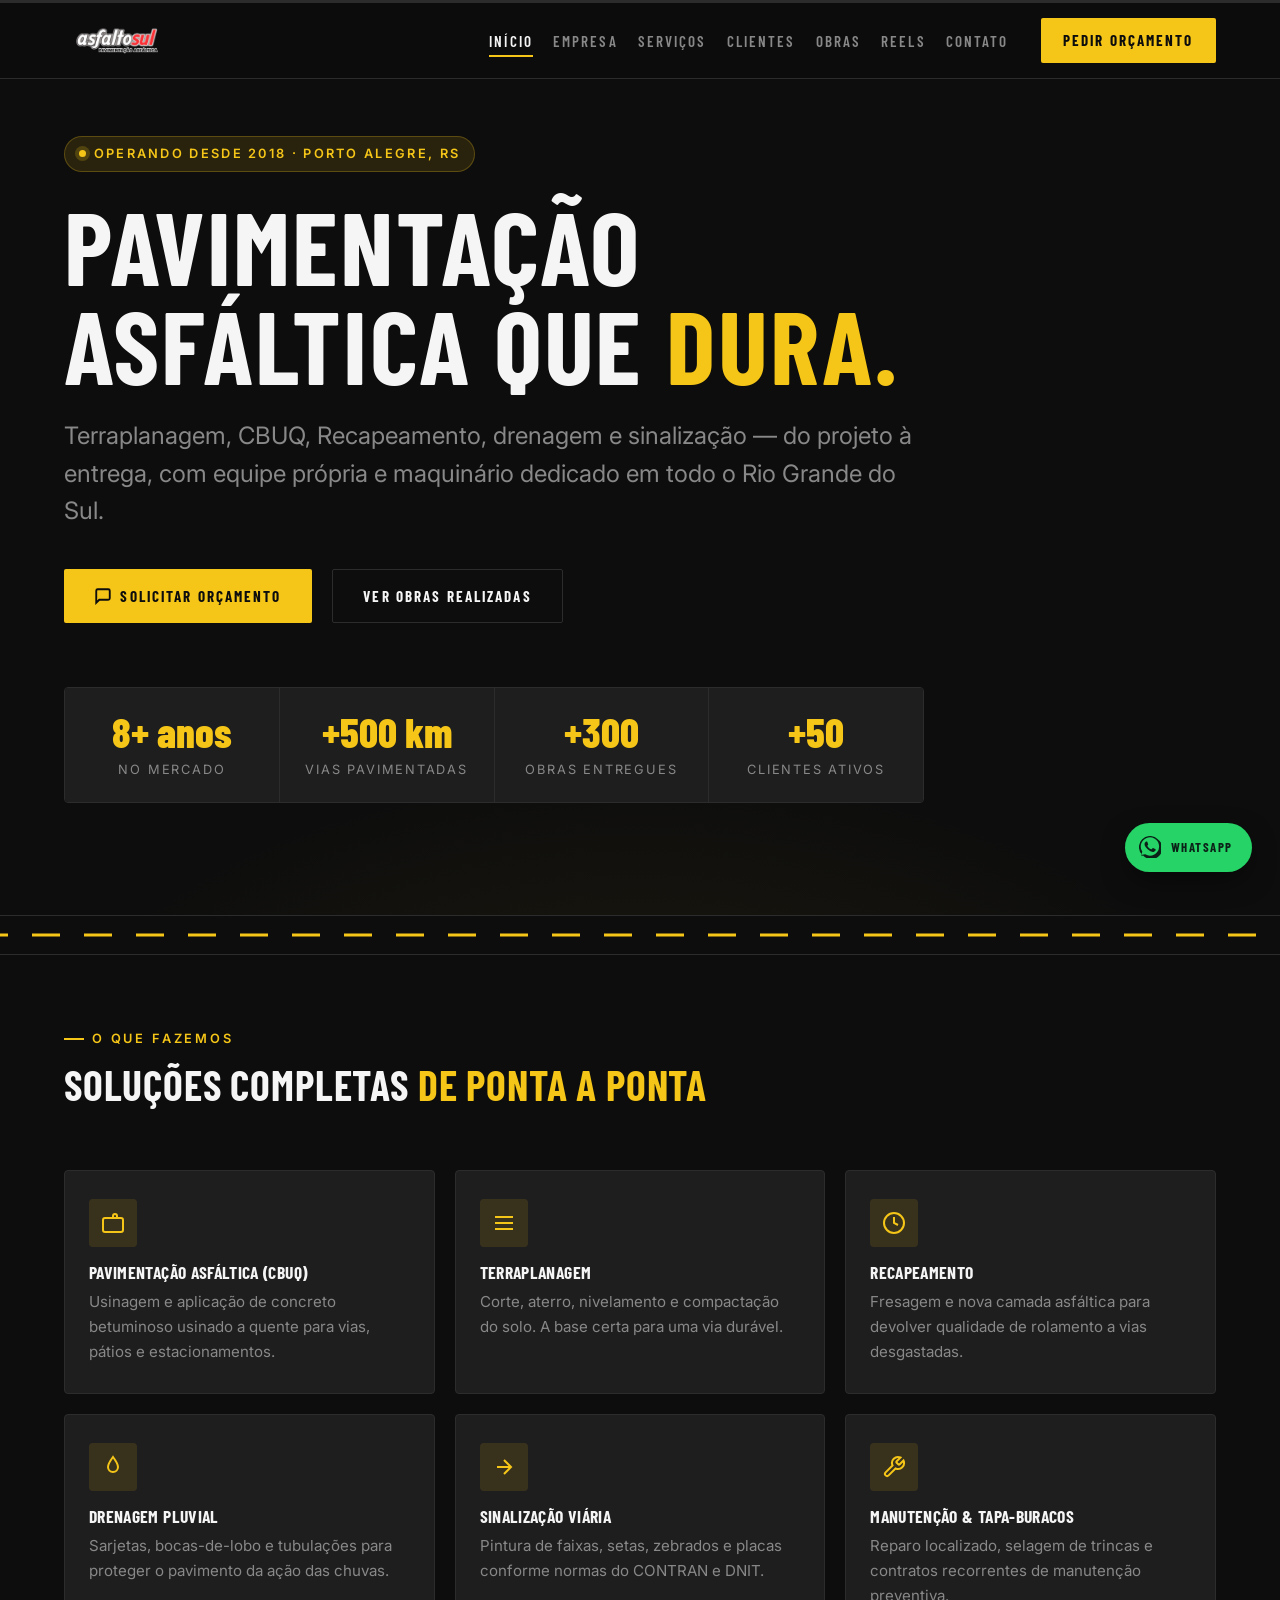
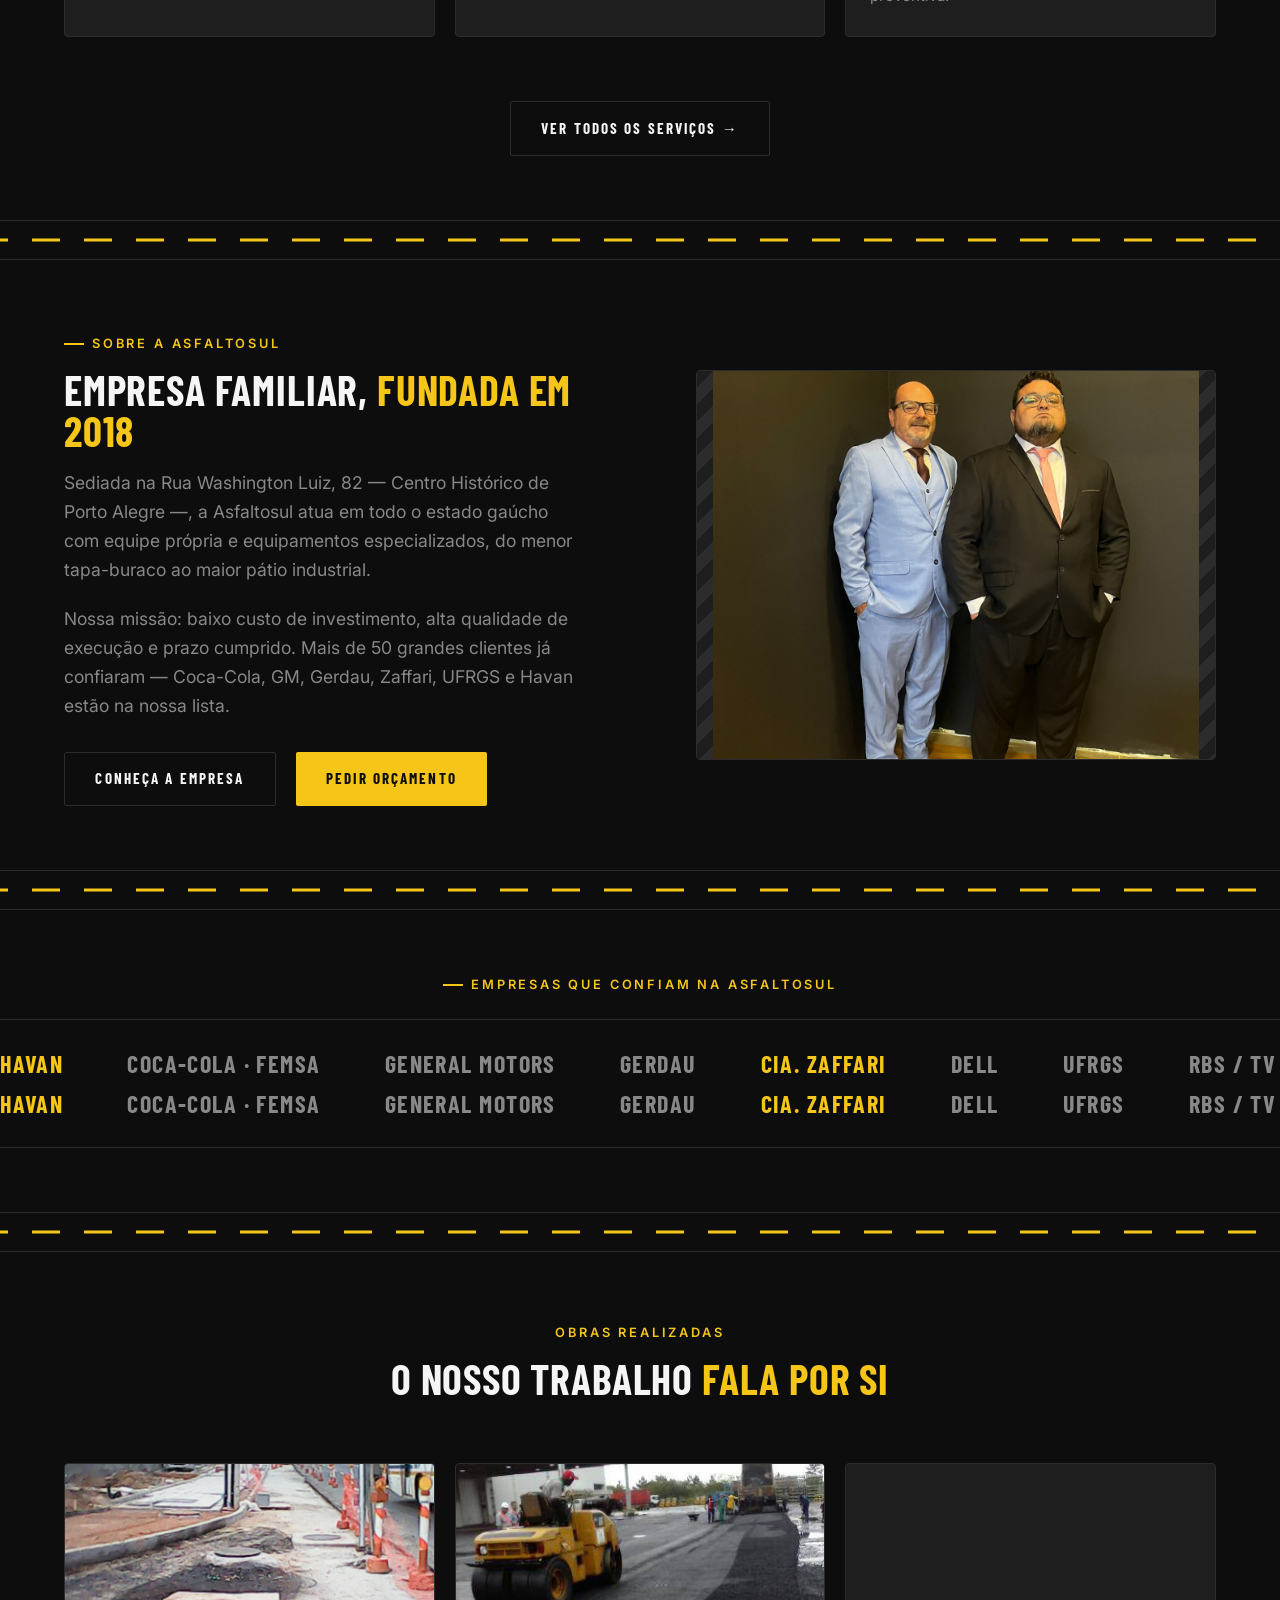
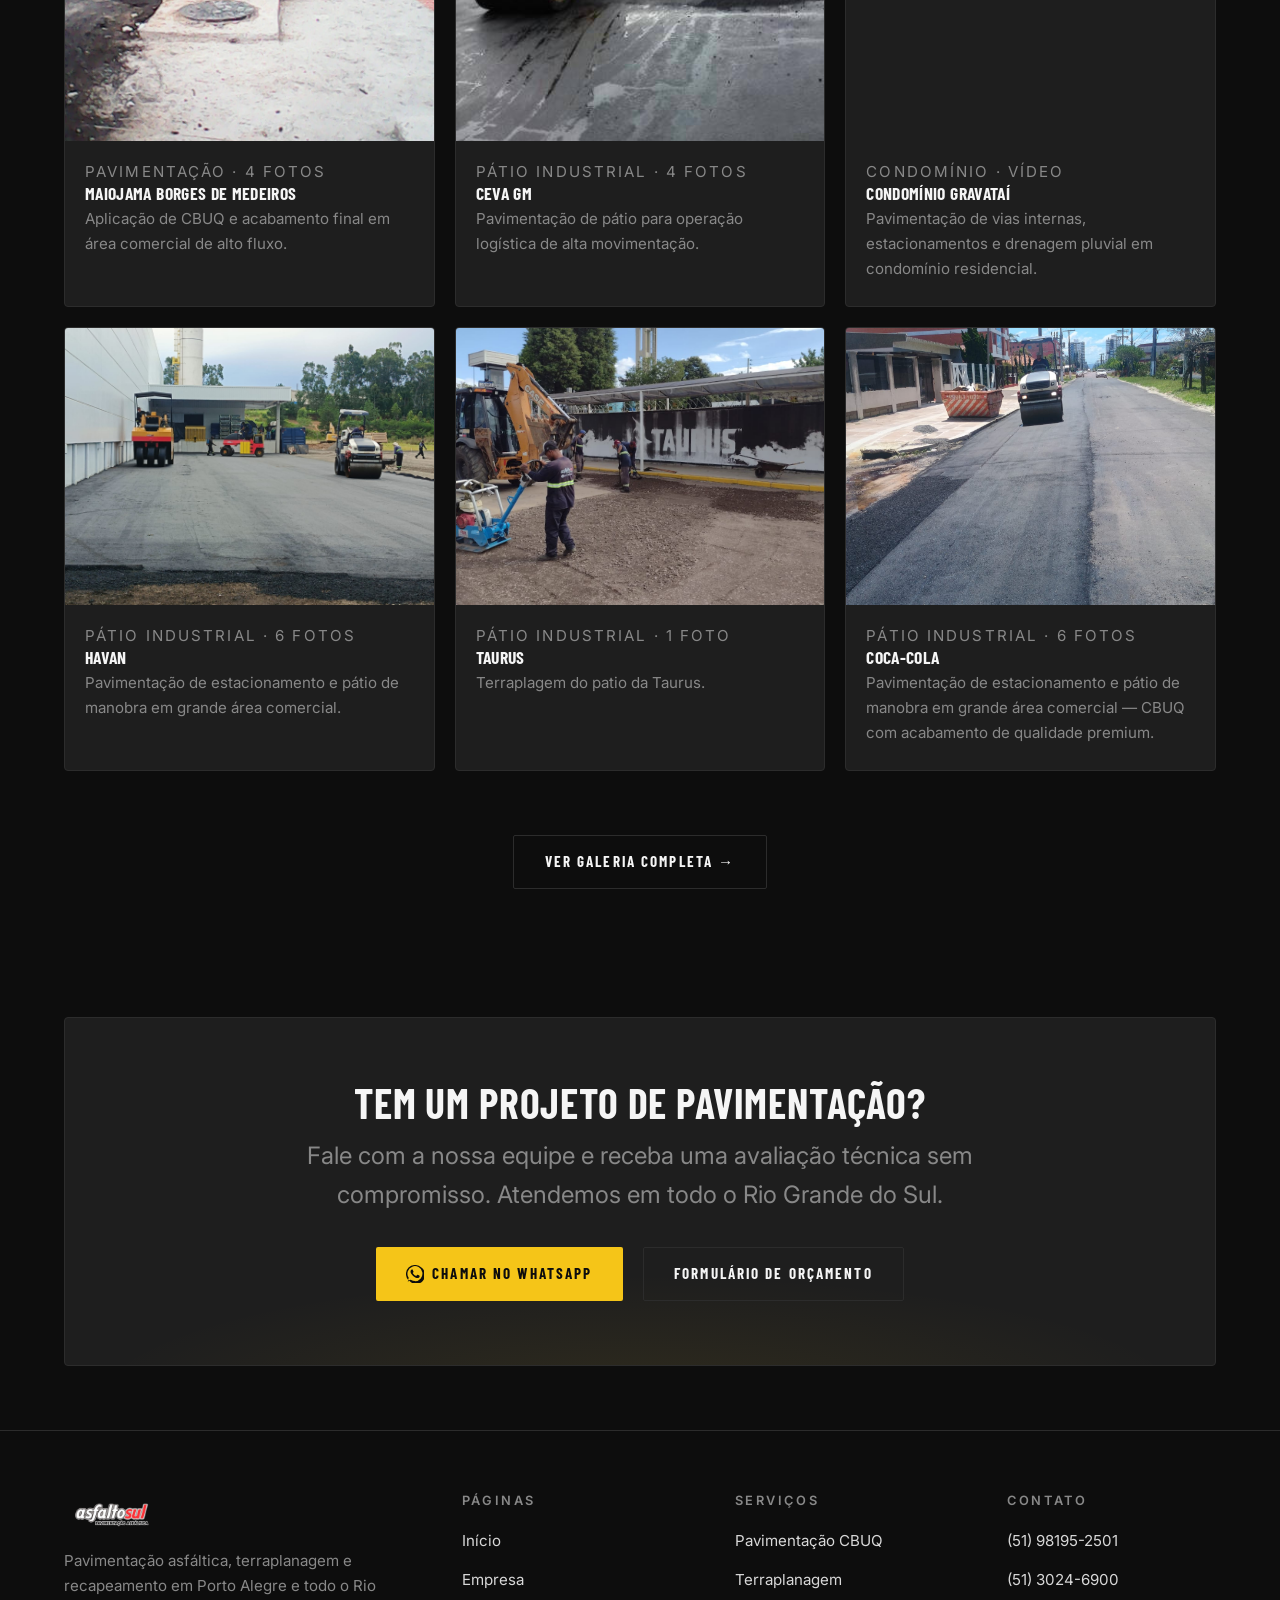
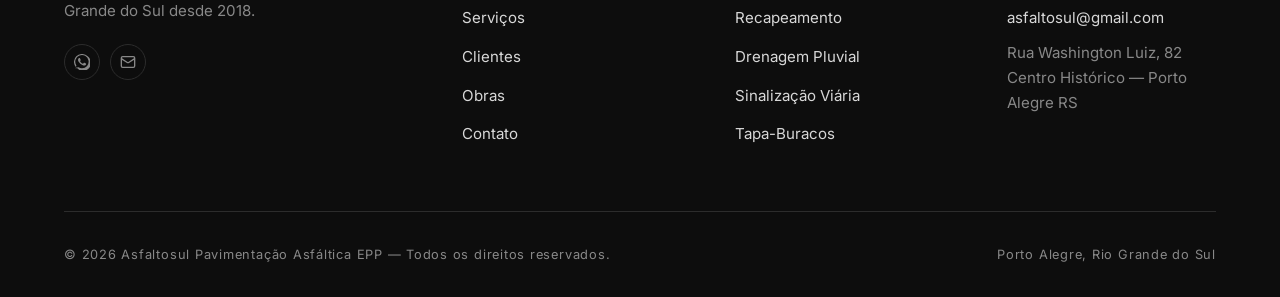
<file: index.html>
<!DOCTYPE html>
<html lang="pt-BR">
<head>
  <meta charset="UTF-8">
  <meta name="viewport" content="width=device-width, initial-scale=1.0">
  <meta name="description" content="Asfaltosul — Pavimentação asfáltica, terraplanagem e recapeamento em Porto Alegre e Rio Grande do Sul. Desde 2006. (51) 98195-2501.">
  <title>Asfaltosul — Pavimentação Asfáltica | Porto Alegre RS</title>
  <link rel="icon" href="assets/img/logo.png">
  <link rel="preconnect" href="https://fonts.googleapis.com">
  <link rel="preconnect" href="https://fonts.gstatic.com" crossorigin>
  <link href="https://fonts.googleapis.com/css2?family=Barlow+Condensed:wght@600;700;800&family=Inter:wght@400;500;600&display=swap" rel="stylesheet">
  <link rel="stylesheet" href="assets/css/style.css">
</head>
<body>

<div class="progress-bar" aria-hidden="true"><div class="progress-fill"></div></div>

<header class="header">
  <div class="container">
    <a href="index.html" class="header-logo" aria-label="Asfaltosul — página inicial">
      <img src="assets/img/logo.png" alt="Asfaltosul Pavimentação Asfáltica">
    </a>
    <nav class="nav" id="main-nav">
      <ul class="nav-links">
        <li><a href="index.html">Início</a></li>
        <li><a href="empresa.html">Empresa</a></li>
        <li><a href="servicos.html">Serviços</a></li>
        <li><a href="clientes.html">Clientes</a></li>
        <li><a href="obras.html">Obras</a></li>
        <li><a href="reels.html">Reels</a></li>
        <li><a href="contato.html">Contato</a></li>
      </ul>
      <a href="contato.html" class="btn-orcamento">Pedir orçamento</a>
    </nav>
    <button class="nav-toggle" aria-label="Abrir menu" aria-expanded="false" aria-controls="main-nav">
      <span></span><span></span><span></span>
    </button>
  </div>
</header>

<main>

<section class="hero">
  <div class="container">
    <div class="hero-inner">
      <div class="hero-badge">
        <span class="dot" aria-hidden="true"></span>
        Operando desde 2018 · Porto Alegre, RS
      </div>

      <h1>
        Pavimentação<br>
        asfáltica que <em>dura.</em>
      </h1>

      <p class="hero-sub">
        Terraplanagem, CBUQ, Recapeamento, drenagem e sinalização — do projeto à entrega,
        com equipe própria e maquinário dedicado em todo o Rio Grande do Sul.
      </p>

      <div class="hero-ctas">
        <a href="contato.html" class="btn-primary">
          <svg width="18" height="18" viewBox="0 0 24 24" fill="none" stroke="currentColor" stroke-width="2.5"><path d="M21 15a2 2 0 0 1-2 2H7l-4 4V5a2 2 0 0 1 2-2h14a2 2 0 0 1 2 2z"></path></svg>
          Solicitar orçamento
        </a>
        <a href="obras.html" class="btn-ghost">Ver obras realizadas</a>
      </div>

      
      <div class="hero-stats reveal">
        <div class="hero-stat">
          <div class="hero-stat-num"><span data-count="8">0</span>+ anos</div>
          <div class="hero-stat-label">No mercado</div>
        </div>
        <div class="hero-stat">
          <div class="hero-stat-num">+<span data-count="500">0</span> km</div>
          <div class="hero-stat-label">Vias pavimentadas</div>
        </div>
        <div class="hero-stat">
          <div class="hero-stat-num">+<span data-count="300">0</span></div>
          <div class="hero-stat-label">Obras entregues</div>
        </div>
        <div class="hero-stat">
          <div class="hero-stat-num">+<span data-count="50">0</span></div>
          <div class="hero-stat-label">Clientes ativos</div>
        </div>
      </div>
    </div>
  </div>
</section>

<div class="road-stripe" aria-hidden="true"></div>

<section class="sec sec--sm">
  <div class="container">
    <div class="sec-head reveal">
      <p class="kicker">O que fazemos</p>
      <h2 class="sec-titulo">Soluções completas <span>de ponta a ponta</span></h2>
    </div>

    <div class="grid g3 stagger">
      <div class="card">
        <div class="card-icon" aria-hidden="true">
          <svg viewBox="0 0 24 24" fill="none" stroke="currentColor" stroke-width="2"><rect x="2" y="7" width="20" height="14" rx="2"/><path d="M16 7V5a2 2 0 0 0-4 0v2"/></svg>
        </div>
        <h3>Pavimentação Asfáltica (CBUQ)</h3>
        <p>Usinagem e aplicação de concreto betuminoso usinado a quente para vias, pátios e estacionamentos.</p>
      </div>

      <div class="card">
        <div class="card-icon" aria-hidden="true">
          <svg viewBox="0 0 24 24" fill="none" stroke="currentColor" stroke-width="2"><path d="M3 12h18M3 6h18M3 18h18"/></svg>
        </div>
        <h3>Terraplanagem</h3>
        <p>Corte, aterro, nivelamento e compactação do solo. A base certa para uma via durável.</p>
      </div>

      <div class="card">
        <div class="card-icon" aria-hidden="true">
          <svg viewBox="0 0 24 24" fill="none" stroke="currentColor" stroke-width="2"><circle cx="12" cy="12" r="10"/><path d="M12 6v6l4 2"/></svg>
        </div>
        <h3>Recapeamento</h3>
        <p>Fresagem e nova camada asfáltica para devolver qualidade de rolamento a vias desgastadas.</p>
      </div>

      <div class="card">
        <div class="card-icon" aria-hidden="true">
          <svg viewBox="0 0 24 24" fill="none" stroke="currentColor" stroke-width="2"><path d="M12 2c3 4 5 7 5 10a5 5 0 0 1-10 0c0-3 2-6 5-10z"/></svg>
        </div>
        <h3>Drenagem Pluvial</h3>
        <p>Sarjetas, bocas-de-lobo e tubulações para proteger o pavimento da ação das chuvas.</p>
      </div>

      <div class="card">
        <div class="card-icon" aria-hidden="true">
          <svg viewBox="0 0 24 24" fill="none" stroke="currentColor" stroke-width="2"><path d="M5 12h14M12 5l7 7-7 7"/></svg>
        </div>
        <h3>Sinalização Viária</h3>
        <p>Pintura de faixas, setas, zebrados e placas conforme normas do CONTRAN e DNIT.</p>
      </div>

      <div class="card">
        <div class="card-icon" aria-hidden="true">
          <svg viewBox="0 0 24 24" fill="none" stroke="currentColor" stroke-width="2"><path d="M14.7 6.3a1 1 0 0 0 0 1.4l1.6 1.6a1 1 0 0 0 1.4 0l3.77-3.77a6 6 0 0 1-7.94 7.94l-6.91 6.91a2.12 2.12 0 0 1-3-3l6.91-6.91a6 6 0 0 1 7.94-7.94l-3.76 3.76z"/></svg>
        </div>
        <h3>Manutenção &amp; Tapa-Buracos</h3>
        <p>Reparo localizado, selagem de trincas e contratos recorrentes de manutenção preventiva.</p>
      </div>
    </div>

    <div style="text-align:center; margin-top:var(--gap-xl);">
      <a href="servicos.html" class="btn-ghost reveal">Ver todos os serviços →</a>
    </div>
  </div>
</section>

<div class="road-stripe" aria-hidden="true"></div>

<section class="sec sec--sm">
  <div class="container split">
    <div class="reveal">
      <p class="kicker">Sobre a Asfaltosul</p>
      <h2 class="sec-titulo" style="font-size:var(--fs-xl)">Empresa familiar, <span>fundada em 2018</span></h2>
      <p style="font-size:var(--fs-md); color:var(--cinza); margin-bottom:1.25rem;">
        Sediada na Rua Washington Luiz, 82 — Centro Histórico de Porto Alegre —, a Asfaltosul
        atua em todo o estado gaúcho com equipe própria e equipamentos especializados, do menor
        tapa-buraco ao maior pátio industrial.
      </p>
      <p style="font-size:var(--fs-md); color:var(--cinza); margin-bottom:2rem;">
        Nossa missão: baixo custo de investimento, alta qualidade de execução e prazo cumprido.
        Mais de 50 grandes clientes já confiaram — Coca-Cola, GM, Gerdau, Zaffari, UFRGS e Havan
        estão na nossa lista.
      </p>
      <div style="display:flex; flex-wrap:wrap; gap:var(--gap);">
        <a href="empresa.html" class="btn-ghost">Conheça a empresa</a>
        <a href="contato.html" class="btn-primary">Pedir orçamento</a>
      </div>
    </div>

    <div class="split-media reveal">
      <div class="media-ph">
        <img src="assets/img/team.png" alt="Equipe da Asfaltosul em obra" loading="lazy">
      </div>
    </div>
  </div>
</section>

<div class="road-stripe" aria-hidden="true"></div>

<section class="sec--sm">
  <div class="container reveal" style="margin-bottom:1.5rem;">
    <p class="kicker" style="justify-content:center; display:flex;">Empresas que confiam na Asfaltosul</p>
  </div>
  <div class="ticker-wrap" role="marquee" aria-label="Clientes">
    <div class="ticker">
      <span class="ticker-item destaque">Havan</span>
      <span class="ticker-item">Coca-Cola · Femsa</span>
      <span class="ticker-item">General Motors</span>
      <span class="ticker-item">Gerdau</span>
      <span class="ticker-item destaque">Cia. Zaffari</span>
      <span class="ticker-item">Dell</span>
      <span class="ticker-item">UFRGS</span>
      <span class="ticker-item">RBS / TV Gaúcha</span>
      <span class="ticker-item">Ipiranga</span>
      <span class="ticker-item destaque">Dana</span>
      <span class="ticker-item">Ceva GM</span>
      <span class="ticker-item">Fraport</span>
      <span class="ticker-item">Gestamp</span>
      <span class="ticker-item destaque">Procable</span>
      <span class="ticker-item">Asun</span>
      <span class="ticker-item">Taurus</span>
      <span class="ticker-item">Nacional</span>

      <span class="ticker-item destaque">Havan</span>
      <span class="ticker-item">Coca-Cola · Femsa</span>
      <span class="ticker-item">General Motors</span>
      <span class="ticker-item">Gerdau</span>
      <span class="ticker-item destaque">Cia. Zaffari</span>
      <span class="ticker-item">Dell</span>
      <span class="ticker-item">UFRGS</span>
      <span class="ticker-item">RBS / TV Gaúcha</span>
      <span class="ticker-item">Ipiranga</span>
      <span class="ticker-item destaque">Dana</span>
      <span class="ticker-item">Ceva GM</span>
      <span class="ticker-item">Fraport</span>
      <span class="ticker-item">Gestamp</span>
      <span class="ticker-item destaque">Procable</span>
      <span class="ticker-item">Asun</span>
      <span class="ticker-item">Taurus</span>
      <span class="ticker-item">Nacional</span>


    </div>
  </div>
</section>

<div class="road-stripe" aria-hidden="true"></div>

<section class="sec sec--sm">
  <div class="container">
    <div class="sec-head--center reveal">
      <p class="kicker" style="justify-content:center;">Obras realizadas</p>
      <h2 class="sec-titulo">O nosso trabalho <span>fala por si</span></h2>
    </div>

    <div class="obras-grid stagger">

      <article class="obra-card" data-cat="pavimentacao">
        <div class="obra-media clickable"
             data-gallery="maiojama"
             data-imgs='[
               "assets/img/maijima/ma1.jpg",
               "assets/img/maijima/ma2.jpg",
               "assets/img/maijima/ma3.jpg",
               "assets/img/maijima/ma4.jpg"
             ]'>
          <img src="assets/img/maijima/ma1.jpg"
               alt="Maiojama Borges de Medeiros — pavimentação" loading="lazy">
        </div>
        <div class="obra-body">
          <p class="obra-tag">Pavimentação · 4 fotos</p>
          <h3>Maiojama Borges de Medeiros</h3>
          <p>Aplicação de CBUQ e acabamento final em área comercial de alto fluxo.</p>
        </div>
      </article>

      <article class="obra-card" data-cat="patio">
        <div class="obra-media clickable"
             data-gallery="ceva"
             data-imgs='[
               "assets/img/ceva/ceva01.jpg",
               "assets/img/ceva/ceva02.jpg",
               "assets/img/ceva/ceva03.jpg",
               "assets/img/ceva/ceva04.jpg"
             ]'>
          <img src="assets/img/ceva/ceva01.jpg"
               alt="Ceva GM — pátio industrial" loading="lazy">
        </div>
        <div class="obra-body">
          <p class="obra-tag">Pátio Industrial · 4 fotos</p>
          <h3>Ceva GM</h3>
          <p>Pavimentação de pátio para operação logística de alta movimentação.</p>
        </div>
      </article>

      <article class="obra-card" data-cat="condominios">
        <div class="obra-media">
          <iframe width="560" height="315"
                  src="https://www.youtube.com/embed/fqFHD_XJ4XU"
                  title="Vídeo do Condomínio Gravataí"
                  frameborder="0"
                  allow="accelerometer; autoplay; clipboard-write; encrypted-media; gyroscope; picture-in-picture"
                  allowfullscreen></iframe>
        </div>
        <div class="obra-body">
          <p class="obra-tag">Condomínio · Vídeo</p>
          <h3>Condomínio Gravataí</h3>
          <p>Pavimentação de vias internas, estacionamentos e drenagem pluvial em condomínio residencial.</p>
        </div>
      </article>

      <article class="obra-card" data-cat="patio">
        <div class="obra-media clickable"
             data-gallery="havan"
             data-imgs='[
               "assets/img/havan/h1.jpeg",
               "assets/img/havan/h2.jpeg",
               "assets/img/havan/h3.jpeg",
               "assets/img/havan/h4.jpeg",
               "assets/img/havan/h5.jpeg",
               "assets/img/havan/h7.jpeg"
             ]'>
          <img src="assets/img/havan/h1.jpeg"
               alt="Havan — pavimentação de estacionamento" loading="lazy">
        </div>
        <div class="obra-body">
          <p class="obra-tag">Pátio Industrial · 6 fotos</p>
          <h3>Havan</h3>
          <p>Pavimentação de estacionamento e pátio de manobra em grande área comercial.</p>
        </div>
      </article>

      <article class="obra-card" data-cat="patio">
        <div class="obra-media clickable"
             data-gallery="taurus"
             data-imgs='[
               "assets/img/taurus/taurus1.jpg"
             ]'>
          <img src="assets/img/taurus/taurus1.jpg"
               alt="Taurus — Terraplamento de pátio industrial" loading="lazy">
        </div>
        <div class="obra-body">
          <p class="obra-tag">Pátio Industrial · 1 foto</p>
          <h3>Taurus</h3>
          <p>Terraplagem do patio da Taurus.</p>
        </div>
      </article>

            <article class="obra-card" data-cat="patio">
        <div class="obra-media clickable"
             data-gallery="coca"
             data-imgs='[
               "assets/img/coca/coca1.png",
               "assets/img/coca/coca2.png",
               "assets/img/coca/coca3.png",
             ]'>
          <img src="assets/img/coca/coca1.png"
               alt="Coca-Cola — pavimentação de estacionamento" loading="lazy">
        </div>
        <div class="obra-body">
          <p class="obra-tag">Pátio Industrial · 6 fotos</p>
          <h3>Coca-Cola</h3>
          <p>Pavimentação de estacionamento e pátio de manobra em grande área comercial — CBUQ com acabamento de qualidade premium.</p>
        </div>
      </article>

    </div>

    <div style="text-align:center; margin-top:var(--gap-xl);">
      <a href="obras.html" class="btn-ghost reveal">Ver galeria completa →</a>
    </div>
  </div>
</section>

<section class="sec sec--sm">
  <div class="container">
    <div class="cta-banner reveal">
      <h2>Tem um projeto de pavimentação?</h2>
      <p>Fale com a nossa equipe e receba uma avaliação técnica sem compromisso. Atendemos em todo o Rio Grande do Sul.</p>
      <div class="btns">
        <a href="https://api.whatsapp.com/send?phone=555198195250&text=Ol%C3%A1%21+Vim+pelo+site+e+gostaria+de+um+or%C3%A7amento." target="_blank" rel="noopener" class="btn-primary">
          <svg width="18" height="18" viewBox="0 0 24 24" fill="currentColor"><path d="M20.52 3.48A12 12 0 0 0 3.47 20.53L2 22l1.5-.5 1-.34A12 12 0 1 0 20.52 3.48zm-8.52 18a10 10 0 0 1-5.18-1.45l-.37-.22-3.84 1 1-3.73-.24-.38A10 10 0 1 1 12 21.5zm5.5-7.43c-.3-.15-1.77-.87-2.04-.97s-.47-.15-.67.15-.77.97-.94 1.17-.35.22-.65.07a8.14 8.14 0 0 1-2.39-1.47 9 9 0 0 1-1.66-2.06c-.17-.3 0-.46.13-.6s.3-.35.44-.52a2 2 0 0 0 .3-.5.55.55 0 0 0 0-.52c-.07-.15-.67-1.62-.92-2.22s-.49-.5-.67-.51h-.57a1.1 1.1 0 0 0-.8.37 3.36 3.36 0 0 0-1.05 2.5 5.84 5.84 0 0 0 1.22 3.1 13.38 13.38 0 0 0 5.13 4.52c.72.31 1.28.5 1.72.64a4.14 4.14 0 0 0 1.9.12 3.09 3.09 0 0 0 2.02-1.43 2.5 2.5 0 0 0 .17-1.43c-.07-.12-.27-.2-.57-.35z"/></svg>
          Chamar no WhatsApp
        </a>
        <a href="contato.html" class="btn-ghost">Formulário de orçamento</a>
      </div>
    </div>
  </div>
</section>

</main>

<footer class="footer">
  <div class="container">
    <div class="footer-grid">
      <div class="footer-brand">
        <img src="assets/img/logo.png" alt="Asfaltosul">
        <p>Pavimentação asfáltica, terraplanagem e recapeamento em Porto Alegre e todo o Rio Grande do Sul desde 2018.</p>
        <div class="footer-social">
          <a href="https://api.whatsapp.com/send?phone=555198195250" target="_blank" rel="noopener" aria-label="WhatsApp">
            <svg viewBox="0 0 24 24" fill="currentColor"><path d="M20.52 3.48A12 12 0 0 0 3.47 20.53L2 22l1.5-.5 1-.34A12 12 0 1 0 20.52 3.48zm-8.52 18a10 10 0 0 1-5.18-1.45l-.37-.22-3.84 1 1-3.73-.24-.38A10 10 0 1 1 12 21.5zm5.5-7.43c-.3-.15-1.77-.87-2.04-.97s-.47-.15-.67.15-.77.97-.94 1.17-.35.22-.65.07a8.14 8.14 0 0 1-2.39-1.47 9 9 0 0 1-1.66-2.06c-.17-.3 0-.46.13-.6s.3-.35.44-.52a2 2 0 0 0 .3-.5.55.55 0 0 0 0-.52c-.07-.15-.67-1.62-.92-2.22s-.49-.5-.67-.51h-.57a1.1 1.1 0 0 0-.8.37 3.36 3.36 0 0 0-1.05 2.5 5.84 5.84 0 0 0 1.22 3.1 13.38 13.38 0 0 0 5.13 4.52c.72.31 1.28.5 1.72.64a4.14 4.14 0 0 0 1.9.12 3.09 3.09 0 0 0 2.02-1.43 2.5 2.5 0 0 0 .17-1.43c-.07-.12-.27-.2-.57-.35z"/></svg>
          </a>
          <a href="mailto:asfaltosul@gmail.com" aria-label="E-mail">
            <svg viewBox="0 0 24 24" fill="none" stroke="currentColor" stroke-width="2"><rect x="2" y="4" width="20" height="16" rx="2"/><path d="m22 7-8.97 5.7a1.94 1.94 0 0 1-2.06 0L2 7"/></svg>
          </a>
        </div>
      </div>

      <nav class="footer-col" aria-label="Navegação">
        <h4>Páginas</h4>
        <ul>
          <li><a href="index.html">Início</a></li>
          <li><a href="empresa.html">Empresa</a></li>
          <li><a href="servicos.html">Serviços</a></li>
          <li><a href="clientes.html">Clientes</a></li>
          <li><a href="obras.html">Obras</a></li>
          <li><a href="contato.html">Contato</a></li>
        </ul>
      </nav>

      <nav class="footer-col" aria-label="Serviços">
        <h4>Serviços</h4>
        <ul>
          <li><a href="servicos.html">Pavimentação CBUQ</a></li>
          <li><a href="servicos.html">Terraplanagem</a></li>
          <li><a href="servicos.html">Recapeamento</a></li>
          <li><a href="servicos.html">Drenagem Pluvial</a></li>
          <li><a href="servicos.html">Sinalização Viária</a></li>
          <li><a href="servicos.html">Tapa-Buracos</a></li>
        </ul>
      </nav>

      <div class="footer-col">
        <h4>Contato</h4>
        <ul>
          <li><a href="tel:+555198195250">(51) 98195-2501</a></li>
          <li><a href="tel:+555130246900">(51) 3024-6900</a></li>
          <li><a href="mailto:asfaltosul@gmail.com">asfaltosul@gmail.com</a></li>
          <li style="color:var(--cinza); font-size:var(--fs-sm);">Rua Washington Luiz, 82<br>Centro Histórico — Porto Alegre RS</li>
        </ul>
      </div>
    </div>

    <div class="footer-bottom">
      <span>© <span data-year></span> Asfaltosul Pavimentação Asfáltica EPP — Todos os direitos reservados.</span>
      <span>Porto Alegre, Rio Grande do Sul</span>
    </div>
  </div>
</footer>

<a class="whats-float"
   href="https://api.whatsapp.com/send?phone=555198195250&text=Ol%C3%A1%21+Vim+pelo+site+e+gostaria+de+um+or%C3%A7amento."
   target="_blank" rel="noopener" aria-label="Chamar no WhatsApp">
  <svg viewBox="0 0 24 24" fill="currentColor"><path d="M20.52 3.48A12 12 0 0 0 3.47 20.53L2 22l1.5-.5 1-.34A12 12 0 1 0 20.52 3.48zm-8.52 18a10 10 0 0 1-5.18-1.45l-.37-.22-3.84 1 1-3.73-.24-.38A10 10 0 1 1 12 21.5zm5.5-7.43c-.3-.15-1.77-.87-2.04-.97s-.47-.15-.67.15-.77.97-.94 1.17-.35.22-.65.07a8.14 8.14 0 0 1-2.39-1.47 9 9 0 0 1-1.66-2.06c-.17-.3 0-.46.13-.6s.3-.35.44-.52a2 2 0 0 0 .3-.5.55.55 0 0 0 0-.52c-.07-.15-.67-1.62-.92-2.22s-.49-.5-.67-.51h-.57a1.1 1.1 0 0 0-.8.37 3.36 3.36 0 0 0-1.05 2.5 5.84 5.84 0 0 0 1.22 3.1 13.38 13.38 0 0 0 5.13 4.52c.72.31 1.28.5 1.72.64a4.14 4.14 0 0 0 1.9.12 3.09 3.09 0 0 0 2.02-1.43 2.5 2.5 0 0 0 .17-1.43c-.07-.12-.27-.2-.57-.35z"/></svg>
  <span class="txt">WhatsApp</span>
</a>

<script src="assets/js/main.js"></script>
</body>
</html>
</file>
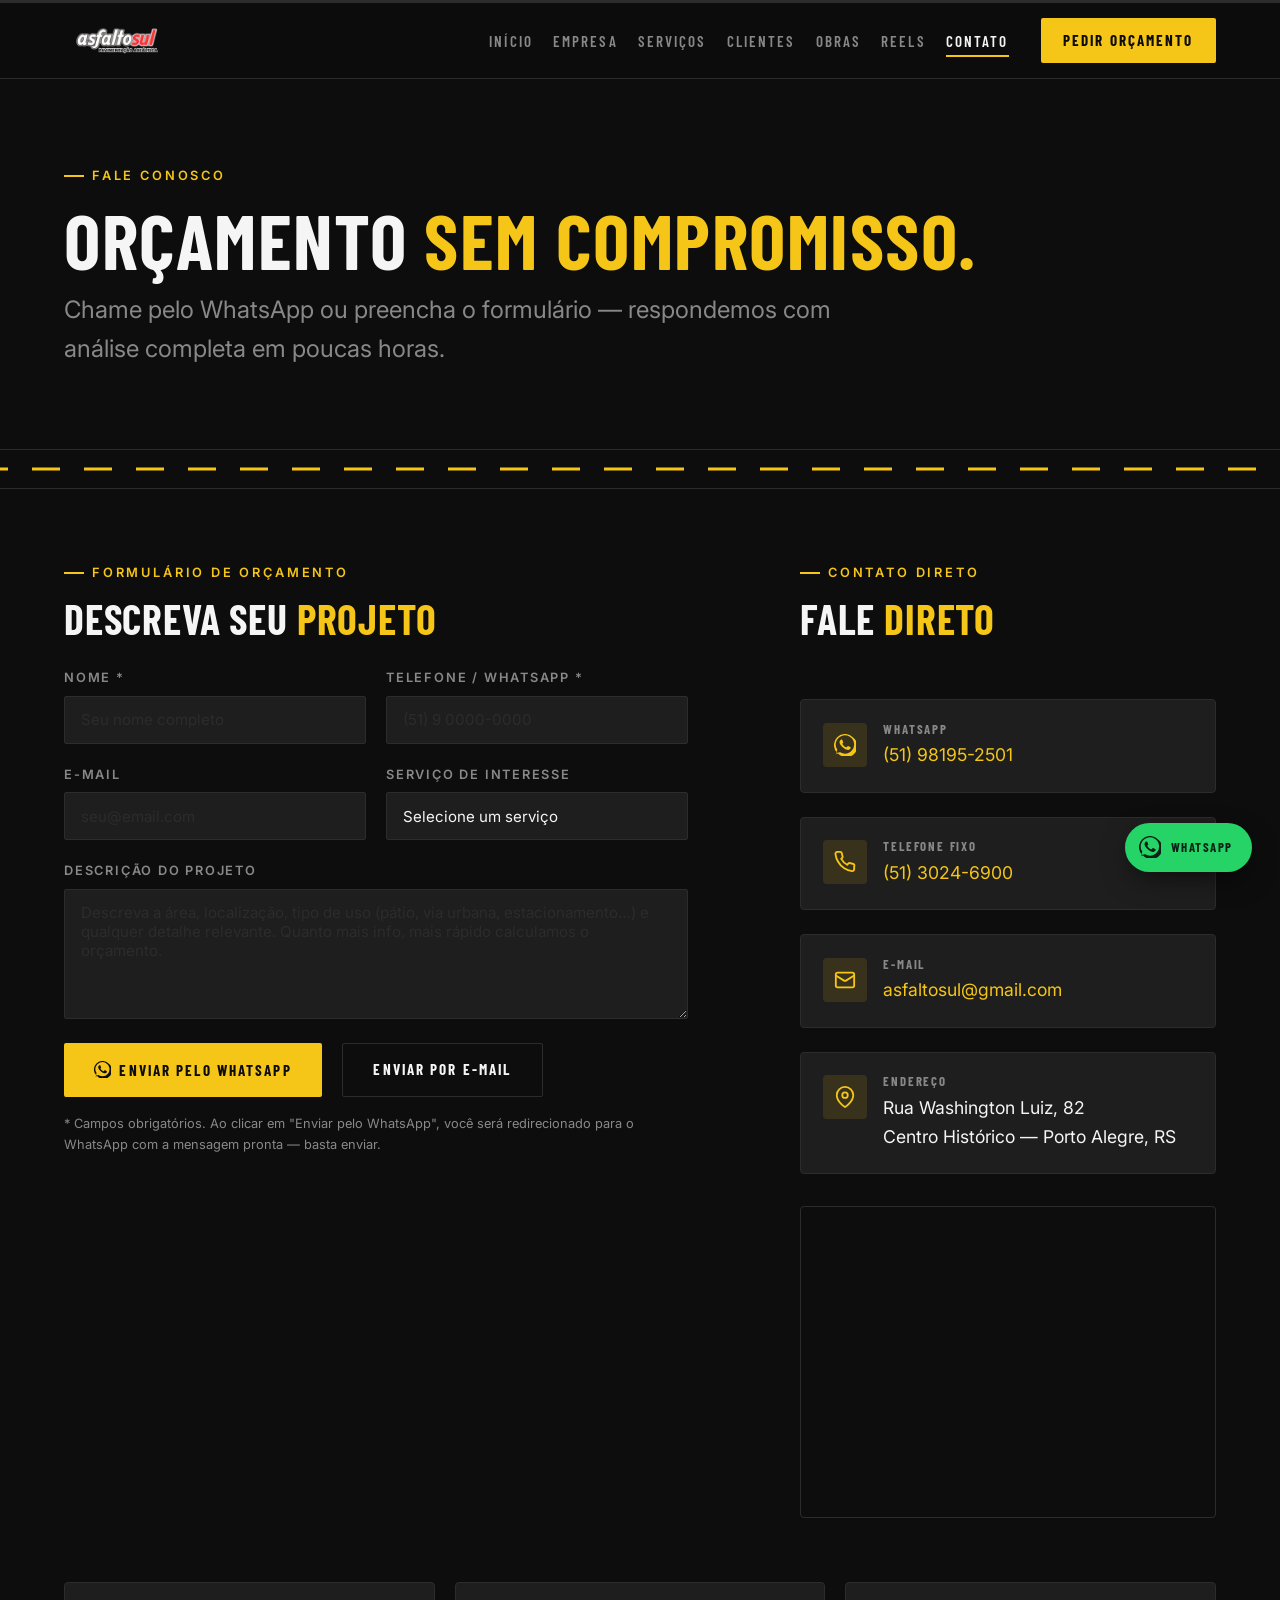
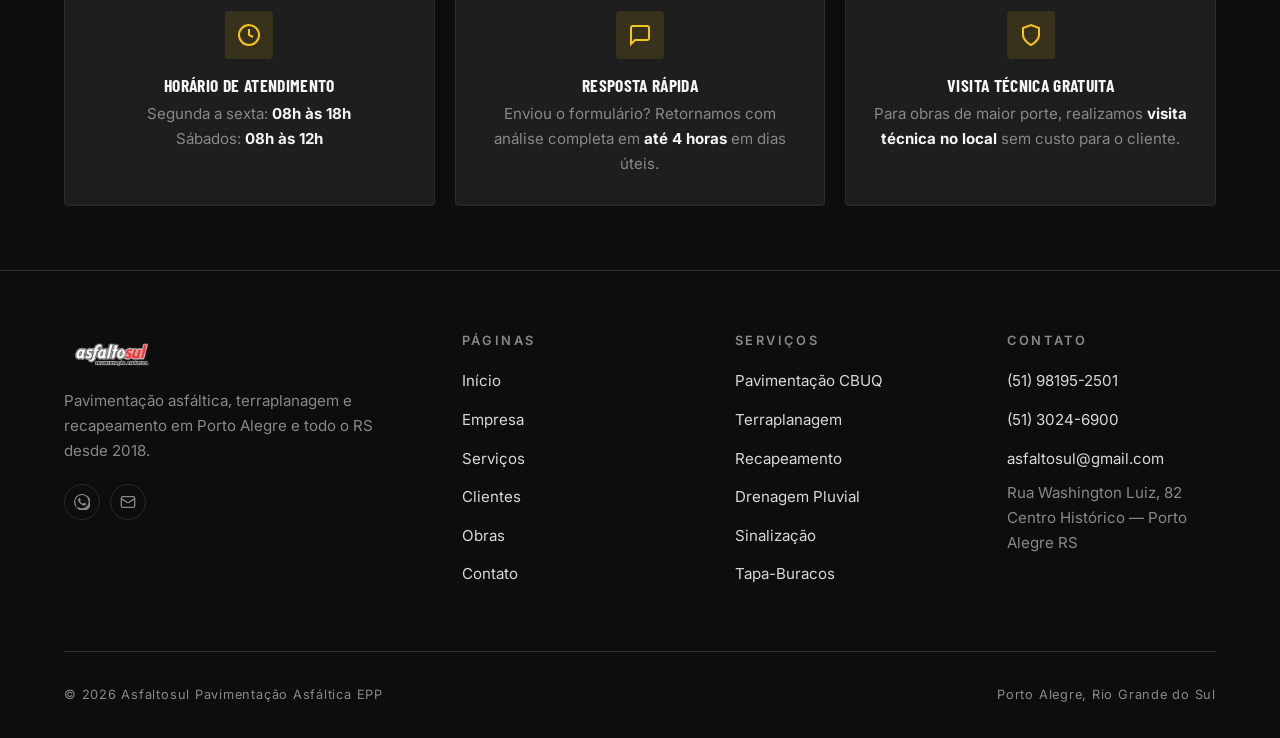
<file: contato.html>
<!DOCTYPE html>
<html lang="pt-BR">
<head>
  <meta charset="UTF-8">
  <meta name="viewport" content="width=device-width, initial-scale=1.0">
  <meta name="description" content="Entre em contato com a Asfaltosul: (51) 98195-2501 | (51) 3024-6900 | asfaltosul@gmail.com. Rua Washington Luiz 82, Porto Alegre RS. Orçamento sem compromisso.">
  <title>Contato — Asfaltosul Pavimentação Asfáltica</title>
  <link rel="icon" href="assets/img/logo.png">
  <link rel="preconnect" href="https://fonts.googleapis.com">
  <link rel="preconnect" href="https://fonts.gstatic.com" crossorigin>
  <link href="https://fonts.googleapis.com/css2?family=Barlow+Condensed:wght@600;700;800&family=Inter:wght@400;500;600&display=swap" rel="stylesheet">
  <link rel="stylesheet" href="assets/css/style.css">
</head>
<body>

<div class="progress-bar" aria-hidden="true"><div class="progress-fill"></div></div>

<header class="header">
  <div class="container">
    <a href="index.html" class="header-logo"><img src="assets/img/logo.png" alt="Asfaltosul"></a>
    <nav class="nav" id="main-nav">
      <ul class="nav-links">
        <li><a href="index.html">Início</a></li>
        <li><a href="empresa.html">Empresa</a></li>
        <li><a href="servicos.html">Serviços</a></li>
        <li><a href="clientes.html">Clientes</a></li>
        <li><a href="obras.html">Obras</a></li>
        <li><a href="reels.html">Reels</a></li>
        <li><a href="contato.html">Contato</a></li>
      </ul>
      <a href="contato.html" class="btn-orcamento">Pedir orçamento</a>
    </nav>
    <button class="nav-toggle" aria-label="Abrir menu" aria-expanded="false" aria-controls="main-nav"><span></span><span></span><span></span></button>
  </div>
</header>

<main>

<section class="page-hero">
  <div class="container">
    <p class="kicker">Fale conosco</p>
    <h1>Orçamento <span style="color:var(--amarelo)">sem compromisso.</span></h1>
    <p class="sub">Chame pelo WhatsApp ou preencha o formulário — respondemos com análise completa em poucas horas.</p>
  </div>
</section>

<div class="road-stripe" aria-hidden="true"></div>

<section class="sec sec--sm">
  <div class="container contato-grid">

    
    <div class="reveal">
      <p class="kicker">Formulário de orçamento</p>
      <h2 class="sec-titulo" style="font-size:var(--fs-xl); margin-bottom:1.75rem;">
        Descreva seu <span>projeto</span>
      </h2>

      <form id="form-contato" novalidate>
        <div class="form-grid">
          <div class="field">
            <label for="nome">Nome *</label>
            <input type="text" id="nome" name="nome" placeholder="Seu nome completo" required autocomplete="name">
          </div>
          <div class="field">
            <label for="fone">Telefone / WhatsApp *</label>
            <input type="tel" id="fone" name="fone" placeholder="(51) 9 0000-0000" required autocomplete="tel">
          </div>
          <div class="field">
            <label for="email">E-mail</label>
            <input type="email" id="email" name="email" placeholder="seu@email.com" autocomplete="email">
          </div>
          <div class="field">
            <label for="servico">Serviço de interesse</label>
            <select id="servico" name="servico">
              <option value="">Selecione um serviço</option>
              <option>Pavimentação Asfáltica (CBUQ)</option>
              <option>Terraplanagem</option>
              <option>Recapeamento</option>
              <option>Drenagem Pluvial</option>
              <option>Sinalização Viária</option>
              <option>Abertura / Fechamento de Valas</option>
              <option>Manutenção / Tapa-Buracos</option>
              <option>Outro / Não sei</option>
            </select>
          </div>
          <div class="field full">
            <label for="mensagem">Descrição do projeto</label>
            <textarea id="mensagem" name="mensagem" placeholder="Descreva a área, localização, tipo de uso (pátio, via urbana, estacionamento…) e qualquer detalhe relevante. Quanto mais info, mais rápido calculamos o orçamento."></textarea>
          </div>
        </div>

        <div style="margin-top:1.5rem; display:flex; flex-wrap:wrap; gap:var(--gap);">
          <button type="submit" class="btn-primary">
            <svg width="17" height="17" viewBox="0 0 24 24" fill="currentColor"><path d="M20.52 3.48A12 12 0 0 0 3.47 20.53L2 22l1.5-.5 1-.34A12 12 0 1 0 20.52 3.48zm-8.52 18a10 10 0 0 1-5.18-1.45l-.37-.22-3.84 1 1-3.73-.24-.38A10 10 0 1 1 12 21.5zm5.5-7.43c-.3-.15-1.77-.87-2.04-.97s-.47-.15-.67.15-.77.97-.94 1.17-.35.22-.65.07a8.14 8.14 0 0 1-2.39-1.47 9 9 0 0 1-1.66-2.06c-.17-.3 0-.46.13-.6s.3-.35.44-.52a2 2 0 0 0 .3-.5.55.55 0 0 0 0-.52c-.07-.15-.67-1.62-.92-2.22s-.49-.5-.67-.51h-.57a1.1 1.1 0 0 0-.8.37 3.36 3.36 0 0 0-1.05 2.5 5.84 5.84 0 0 0 1.22 3.1 13.38 13.38 0 0 0 5.13 4.52c.72.31 1.28.5 1.72.64a4.14 4.14 0 0 0 1.9.12 3.09 3.09 0 0 0 2.02-1.43 2.5 2.5 0 0 0 .17-1.43c-.07-.12-.27-.2-.57-.35z"/></svg>
            Enviar pelo WhatsApp
          </button>
          <a href="mailto:asfaltosul@gmail.com" class="btn-ghost">Enviar por e-mail</a>
        </div>

        <p id="form-msg" class="form-msg"></p>

        <p style="margin-top:1rem; font-size:var(--fs-xs); color:var(--cinza);">
          * Campos obrigatórios. Ao clicar em "Enviar pelo WhatsApp", você será redirecionado para o WhatsApp com a mensagem pronta — basta enviar.
        </p>
      </form>
    </div>

    
    <div class="reveal" style="display:flex; flex-direction:column; gap:var(--gap-lg);">

      <div>
        <p class="kicker">Contato direto</p>
        <h2 class="sec-titulo" style="font-size:var(--fs-xl); margin-bottom:1.75rem;">
          Fale <span>direto</span>
        </h2>
      </div>

      <div class="contato-info">
        <div class="contato-item">
          <div class="contato-item-icon">
            <svg viewBox="0 0 24 24" fill="currentColor"><path d="M20.52 3.48A12 12 0 0 0 3.47 20.53L2 22l1.5-.5 1-.34A12 12 0 1 0 20.52 3.48zm-8.52 18a10 10 0 0 1-5.18-1.45l-.37-.22-3.84 1 1-3.73-.24-.38A10 10 0 1 1 12 21.5zm5.5-7.43c-.3-.15-1.77-.87-2.04-.97s-.47-.15-.67.15-.77.97-.94 1.17-.35.22-.65.07a8.14 8.14 0 0 1-2.39-1.47 9 9 0 0 1-1.66-2.06c-.17-.3 0-.46.13-.6s.3-.35.44-.52a2 2 0 0 0 .3-.5.55.55 0 0 0 0-.52c-.07-.15-.67-1.62-.92-2.22s-.49-.5-.67-.51h-.57a1.1 1.1 0 0 0-.8.37 3.36 3.36 0 0 0-1.05 2.5 5.84 5.84 0 0 0 1.22 3.1 13.38 13.38 0 0 0 5.13 4.52c.72.31 1.28.5 1.72.64a4.14 4.14 0 0 0 1.9.12 3.09 3.09 0 0 0 2.02-1.43 2.5 2.5 0 0 0 .17-1.43c-.07-.12-.27-.2-.57-.35z"/></svg>
          </div>
          <div class="contato-item-texto">
            <h4>WhatsApp</h4>
            <p><a href="https://api.whatsapp.com/send?phone=555198195250&text=Ol%C3%A1%21+Gostaria+de+um+or%C3%A7amento." target="_blank" rel="noopener">(51) 98195-2501</a></p>
          </div>
        </div>

        <div class="contato-item">
          <div class="contato-item-icon">
            <svg viewBox="0 0 24 24" fill="none" stroke="currentColor" stroke-width="2"><path d="M22 16.92v3a2 2 0 0 1-2.18 2 19.79 19.79 0 0 1-8.63-3.07A19.5 19.5 0 0 1 4.69 12 19.79 19.79 0 0 1 1.61 3.35 2 2 0 0 1 3.59 1h3a2 2 0 0 1 2 1.72c.127.96.361 1.903.7 2.81a2 2 0 0 1-.45 2.11L7.91 8.56a16 16 0 0 0 6.44 6.44l1.22-1.34a2 2 0 0 1 2.11-.45c.907.339 1.85.573 2.81.7A2 2 0 0 1 22 16.92z"/></svg>
          </div>
          <div class="contato-item-texto">
            <h4>Telefone fixo</h4>
            <p><a href="tel:+555130246900">(51) 3024-6900</a></p>
          </div>
        </div>

        <div class="contato-item">
          <div class="contato-item-icon">
            <svg viewBox="0 0 24 24" fill="none" stroke="currentColor" stroke-width="2"><rect x="2" y="4" width="20" height="16" rx="2"/><path d="m22 7-8.97 5.7a1.94 1.94 0 0 1-2.06 0L2 7"/></svg>
          </div>
          <div class="contato-item-texto">
            <h4>E-mail</h4>
            <p><a href="mailto:asfaltosul@gmail.com">asfaltosul@gmail.com</a></p>
          </div>
        </div>

        <div class="contato-item">
          <div class="contato-item-icon">
            <svg viewBox="0 0 24 24" fill="none" stroke="currentColor" stroke-width="2"><path d="M21 10c0 7-9 13-9 13s-9-6-9-13a9 9 0 0 1 18 0z"/><circle cx="12" cy="10" r="3"/></svg>
          </div>
          <div class="contato-item-texto">
            <h4>Endereço</h4>
            <p>Rua Washington Luiz, 82<br>Centro Histórico — Porto Alegre, RS</p>
          </div>
        </div>
      </div>

      <div class="map-wrap">
        <iframe
          src="https://www.google.com/maps/embed?pb=!1m18!1m12!1m3!1d3452.4!2d-51.2295!3d-30.0347!2m3!1f0!2f0!3f0!3m2!1i1024!2i768!4f13.1!3m3!1m2!1s0x0%3A0x0!2zMzDCsDAyJzA1LjAiUyA1McKwMTMnNDYuMiJX!5e0!3m2!1spt-BR!2sbr!4v1"
          loading="lazy"
          title="Localização Asfaltosul — Rua Washington Luiz 82, Porto Alegre RS"
          referrerpolicy="no-referrer-when-downgrade"
          allowfullscreen>
        </iframe>
      </div>
    </div>

  </div>
</section>

<!-- Horário + aviso de resposta rápida -->
<section class="sec sec--sm" style="padding-top:0;">
  <div class="container">
    <div class="grid g3 reveal-stagger stagger">
      <div class="card" style="text-align:center;">
        <div class="card-icon" style="margin-inline:auto;">
          <svg viewBox="0 0 24 24" fill="none" stroke="currentColor" stroke-width="2"><circle cx="12" cy="12" r="10"/><path d="M12 6v6l4 2"/></svg>
        </div>
        <h3>Horário de atendimento</h3>
        <p>Segunda a sexta: <strong style="color:var(--branco);">08h às 18h</strong><br>Sábados: <strong style="color:var(--branco);">08h às 12h</strong></p>
      </div>
      <div class="card" style="text-align:center;">
        <div class="card-icon" style="margin-inline:auto;">
          <svg viewBox="0 0 24 24" fill="none" stroke="currentColor" stroke-width="2"><path d="M21 15a2 2 0 0 1-2 2H7l-4 4V5a2 2 0 0 1 2-2h14a2 2 0 0 1 2 2z"/></svg>
        </div>
        <h3>Resposta rápida</h3>
        <p>Enviou o formulário? Retornamos com análise completa em <strong style="color:var(--branco);">até 4 horas</strong> em dias úteis.</p>
      </div>
      <div class="card" style="text-align:center;">
        <div class="card-icon" style="margin-inline:auto;">
          <svg viewBox="0 0 24 24" fill="none" stroke="currentColor" stroke-width="2"><path d="M12 22s8-4 8-10V5l-8-3-8 3v7c0 6 8 10 8 10z"/></svg>
        </div>
        <h3>Visita técnica gratuita</h3>
        <p>Para obras de maior porte, realizamos <strong style="color:var(--branco);">visita técnica no local</strong> sem custo para o cliente.</p>
      </div>
    </div>
  </div>
</section>

</main>

<footer class="footer">
  <div class="container">
    <div class="footer-grid">
      <div class="footer-brand"><img src="assets/img/logo.png" alt="Asfaltosul"><p>Pavimentação asfáltica, terraplanagem e recapeamento em Porto Alegre e todo o RS desde 2018.</p><div class="footer-social"><a href="https://api.whatsapp.com/send?phone=555198195250" target="_blank" rel="noopener" aria-label="WhatsApp"><svg viewBox="0 0 24 24" fill="currentColor"><path d="M20.52 3.48A12 12 0 0 0 3.47 20.53L2 22l1.5-.5 1-.34A12 12 0 1 0 20.52 3.48zm-8.52 18a10 10 0 0 1-5.18-1.45l-.37-.22-3.84 1 1-3.73-.24-.38A10 10 0 1 1 12 21.5zm5.5-7.43c-.3-.15-1.77-.87-2.04-.97s-.47-.15-.67.15-.77.97-.94 1.17-.35.22-.65.07a8.14 8.14 0 0 1-2.39-1.47 9 9 0 0 1-1.66-2.06c-.17-.3 0-.46.13-.6s.3-.35.44-.52a2 2 0 0 0 .3-.5.55.55 0 0 0 0-.52c-.07-.15-.67-1.62-.92-2.22s-.49-.5-.67-.51h-.57a1.1 1.1 0 0 0-.8.37 3.36 3.36 0 0 0-1.05 2.5 5.84 5.84 0 0 0 1.22 3.1 13.38 13.38 0 0 0 5.13 4.52c.72.31 1.28.5 1.72.64a4.14 4.14 0 0 0 1.9.12 3.09 3.09 0 0 0 2.02-1.43 2.5 2.5 0 0 0 .17-1.43c-.07-.12-.27-.2-.57-.35z"/></svg></a><a href="mailto:asfaltosul@gmail.com" aria-label="E-mail"><svg viewBox="0 0 24 24" fill="none" stroke="currentColor" stroke-width="2"><rect x="2" y="4" width="20" height="16" rx="2"/><path d="m22 7-8.97 5.7a1.94 1.94 0 0 1-2.06 0L2 7"/></svg></a></div></div>
      <nav class="footer-col"><h4>Páginas</h4><ul><li><a href="index.html">Início</a></li><li><a href="empresa.html">Empresa</a></li><li><a href="servicos.html">Serviços</a></li><li><a href="clientes.html">Clientes</a></li><li><a href="obras.html">Obras</a></li><li><a href="contato.html">Contato</a></li></ul></nav>
      <nav class="footer-col"><h4>Serviços</h4><ul><li><a href="servicos.html">Pavimentação CBUQ</a></li><li><a href="servicos.html">Terraplanagem</a></li><li><a href="servicos.html">Recapeamento</a></li><li><a href="servicos.html">Drenagem Pluvial</a></li><li><a href="servicos.html">Sinalização</a></li><li><a href="servicos.html">Tapa-Buracos</a></li></ul></nav>
      <div class="footer-col"><h4>Contato</h4><ul><li><a href="tel:+555198195250">(51) 98195-2501</a></li><li><a href="tel:+555130246900">(51) 3024-6900</a></li><li><a href="mailto:asfaltosul@gmail.com">asfaltosul@gmail.com</a></li><li style="color:var(--cinza);font-size:var(--fs-sm);">Rua Washington Luiz, 82<br>Centro Histórico — Porto Alegre RS</li></ul></div>
    </div>
    <div class="footer-bottom"><span>© <span data-year></span> Asfaltosul Pavimentação Asfáltica EPP</span><span>Porto Alegre, Rio Grande do Sul</span></div>
  </div>
</footer>

<a class="whats-float" href="https://api.whatsapp.com/send?phone=555198195250&text=Ol%C3%A1%21+Vim+pelo+site+e+gostaria+de+um+or%C3%A7amento." target="_blank" rel="noopener" aria-label="WhatsApp"><svg viewBox="0 0 24 24" fill="currentColor"><path d="M20.52 3.48A12 12 0 0 0 3.47 20.53L2 22l1.5-.5 1-.34A12 12 0 1 0 20.52 3.48zm-8.52 18a10 10 0 0 1-5.18-1.45l-.37-.22-3.84 1 1-3.73-.24-.38A10 10 0 1 1 12 21.5zm5.5-7.43c-.3-.15-1.77-.87-2.04-.97s-.47-.15-.67.15-.77.97-.94 1.17-.35.22-.65.07a8.14 8.14 0 0 1-2.39-1.47 9 9 0 0 1-1.66-2.06c-.17-.3 0-.46.13-.6s.3-.35.44-.52a2 2 0 0 0 .3-.5.55.55 0 0 0 0-.52c-.07-.15-.67-1.62-.92-2.22s-.49-.5-.67-.51h-.57a1.1 1.1 0 0 0-.8.37 3.36 3.36 0 0 0-1.05 2.5 5.84 5.84 0 0 0 1.22 3.1 13.38 13.38 0 0 0 5.13 4.52c.72.31 1.28.5 1.72.64a4.14 4.14 0 0 0 1.9.12 3.09 3.09 0 0 0 2.02-1.43 2.5 2.5 0 0 0 .17-1.43c-.07-.12-.27-.2-.57-.35z"/></svg><span class="txt">WhatsApp</span></a>

<script src="assets/js/main.js"></script>
</body>
</html>
</file>
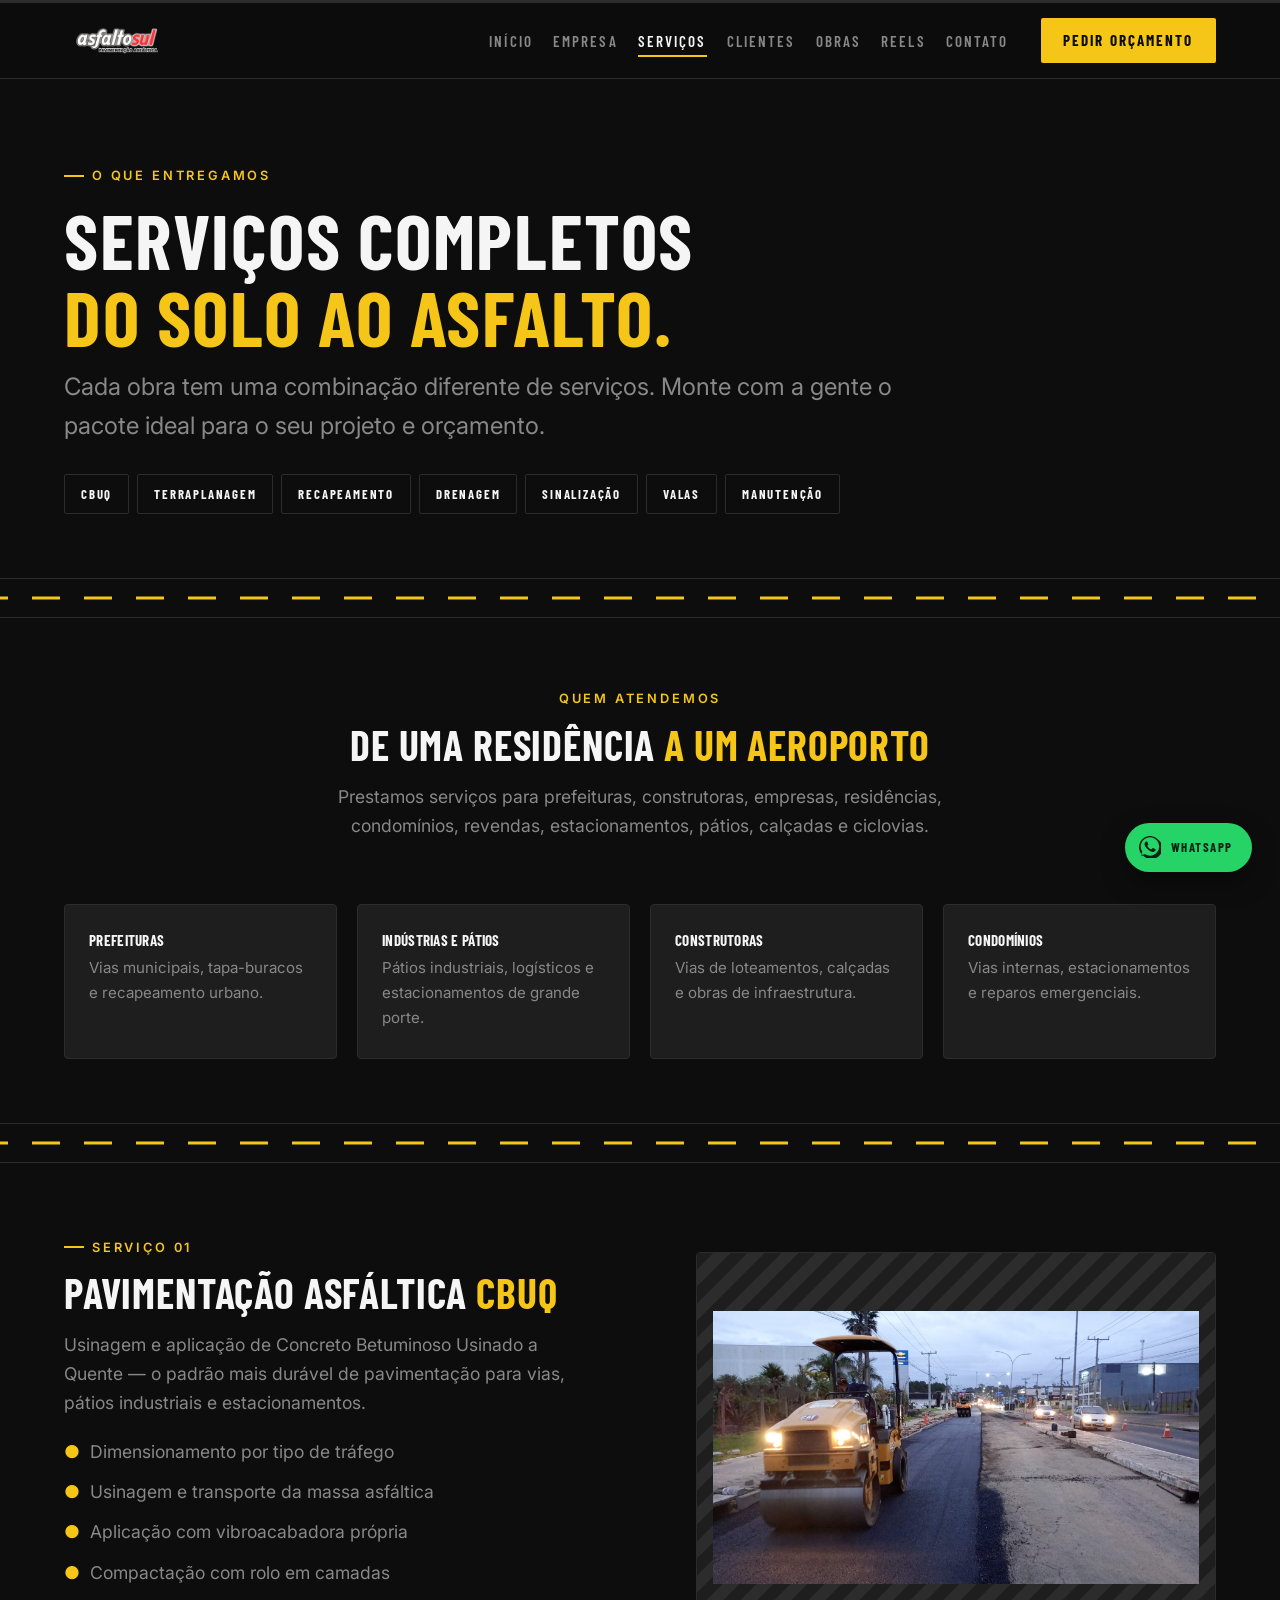
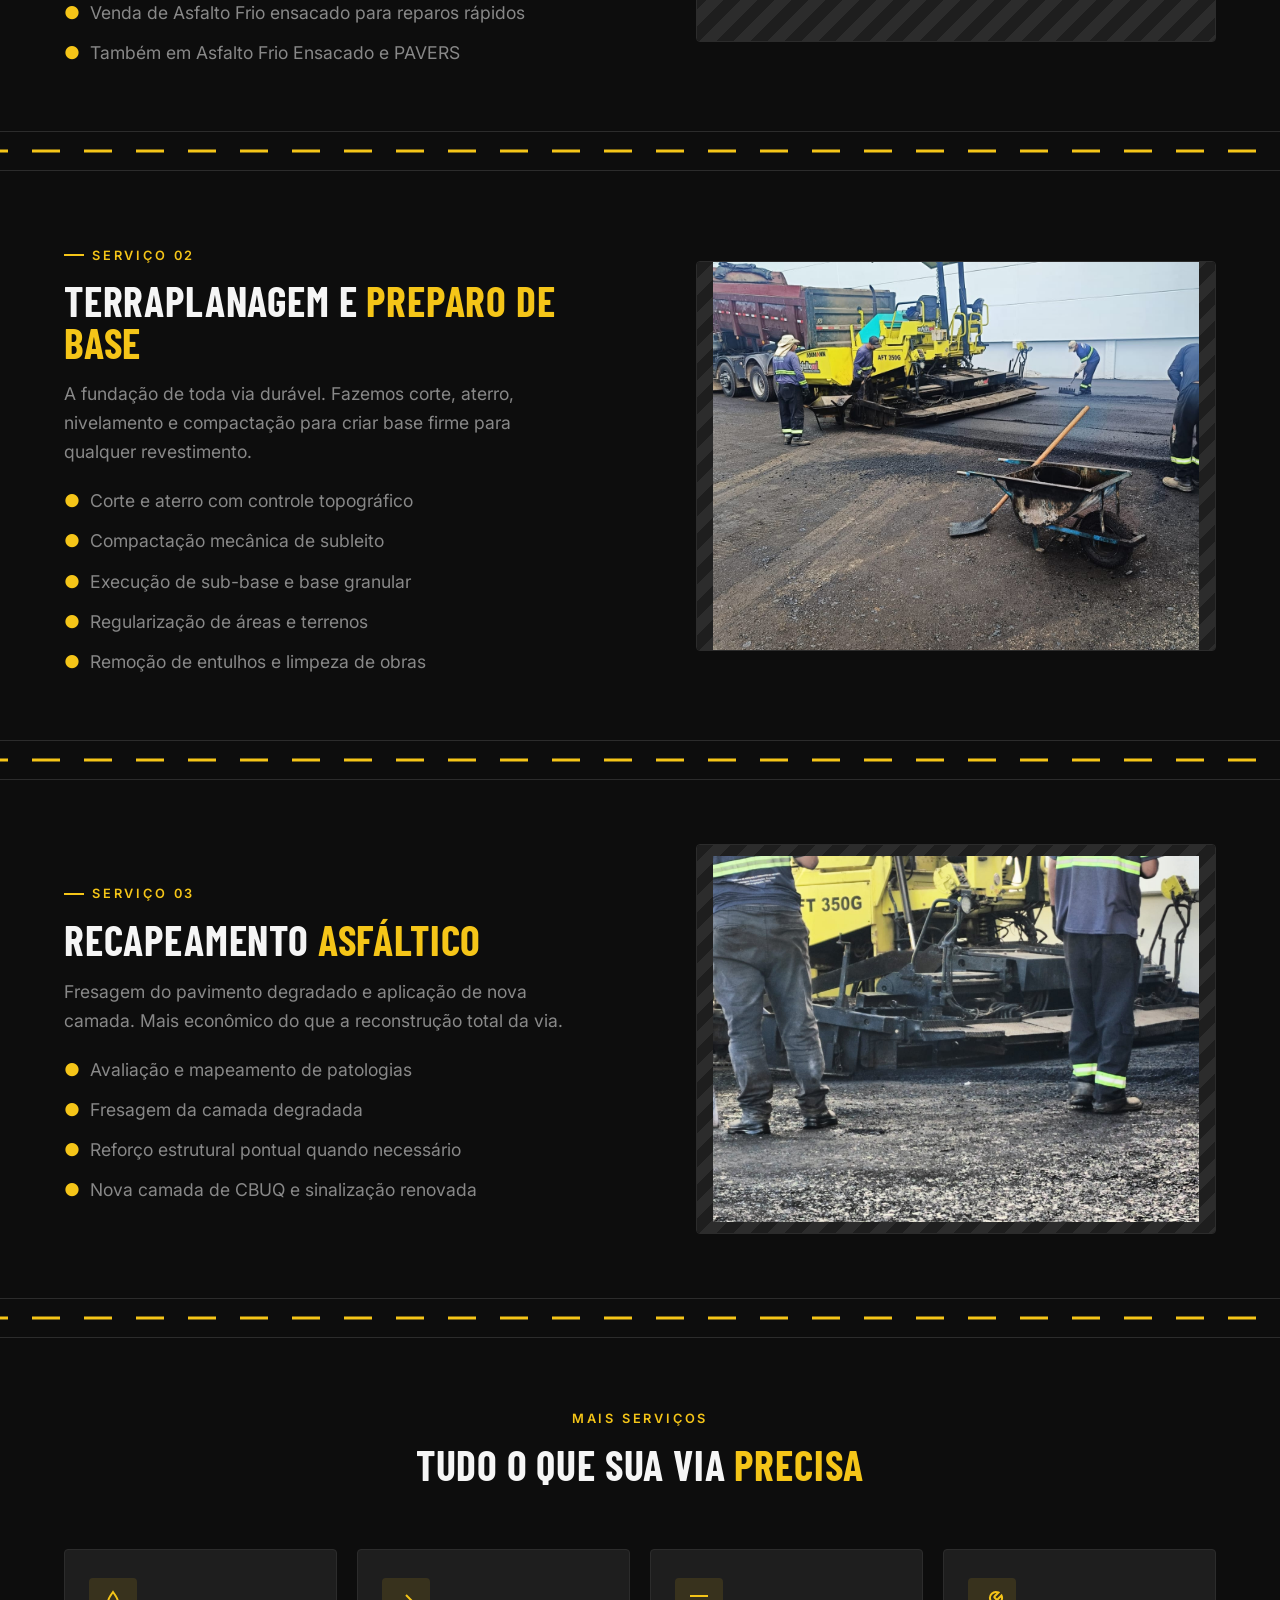
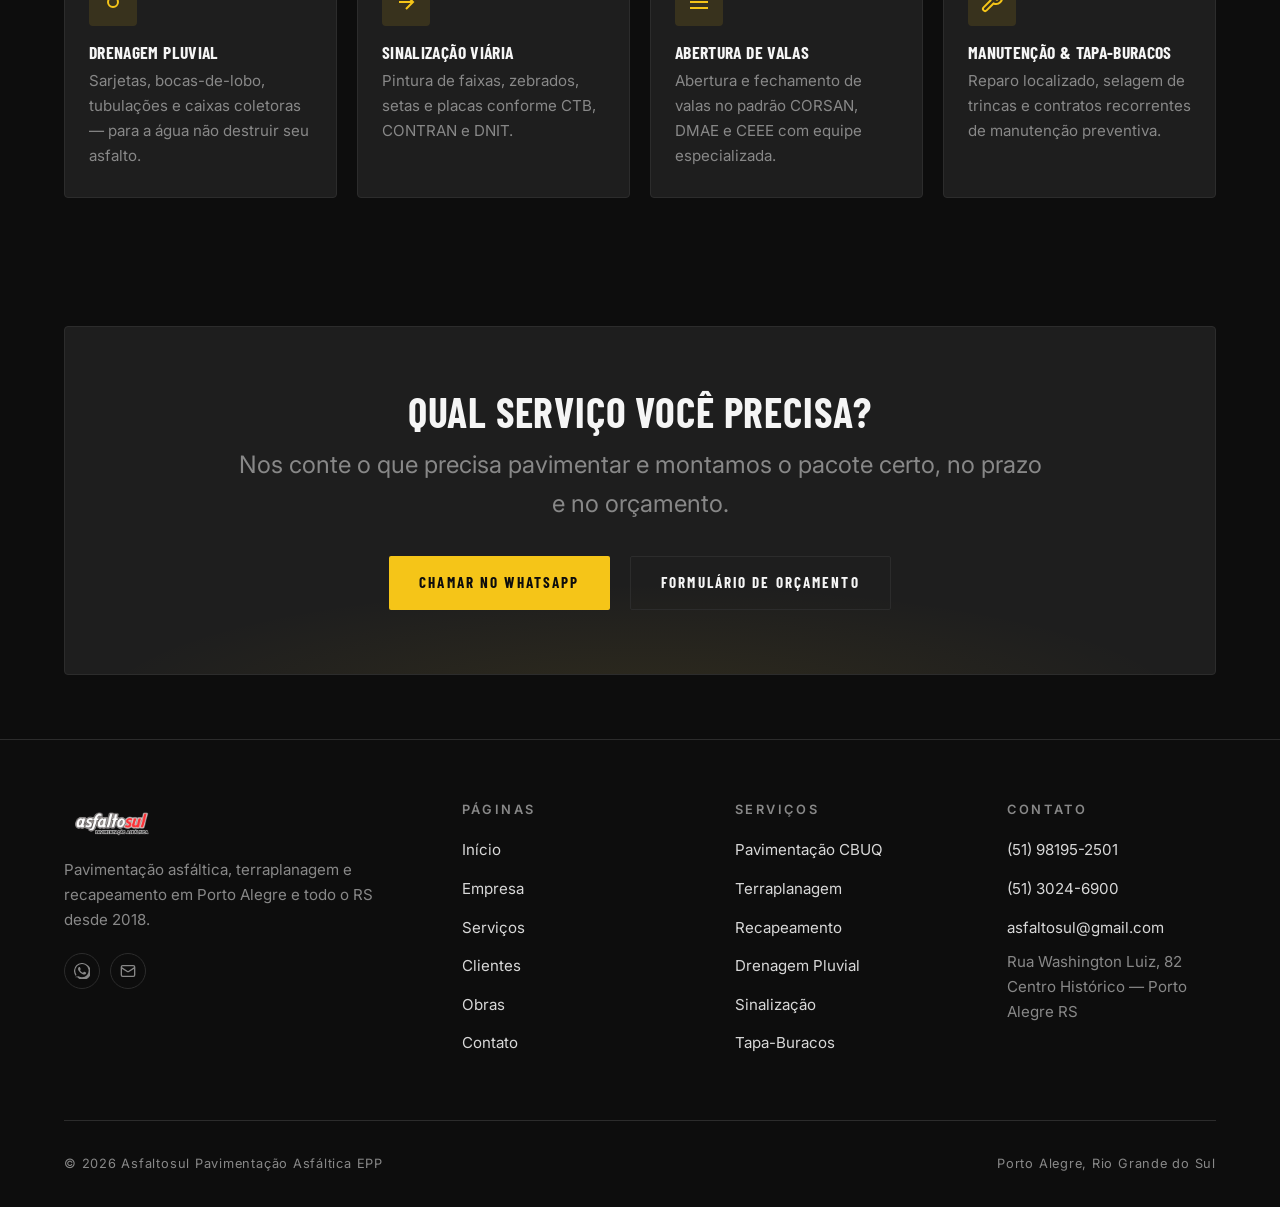
<file: servicos.html>
<!DOCTYPE html>
<html lang="pt-BR">
<head>
  <meta charset="UTF-8">
  <meta name="viewport" content="width=device-width, initial-scale=1.0">
  <meta name="description" content="Serviços da Asfaltosul: CBUQ, terraplanagem, recapeamento, drenagem pluvial, sinalização viária, tapa-buracos e escavação. Porto Alegre e todo o RS.">
  <title>Serviços — Asfaltosul Pavimentação Asfáltica</title>
  <link rel="icon" href="assets/img/logo.png">
  <link rel="preconnect" href="https://fonts.googleapis.com">
  <link rel="preconnect" href="https://fonts.gstatic.com" crossorigin>
  <link href="https://fonts.googleapis.com/css2?family=Barlow+Condensed:wght@600;700;800&family=Inter:wght@400;500;600&display=swap" rel="stylesheet">
  <link rel="stylesheet" href="assets/css/style.css">
</head>
<body>

<div class="progress-bar" aria-hidden="true"><div class="progress-fill"></div></div>

<header class="header">
  <div class="container">
    <a href="index.html" class="header-logo"><img src="assets/img/logo.png" alt="Asfaltosul"></a>
    <nav class="nav" id="main-nav">
      <ul class="nav-links">
        <li><a href="index.html">Início</a></li>
        <li><a href="empresa.html">Empresa</a></li>
        <li><a href="servicos.html">Serviços</a></li>
        <li><a href="clientes.html">Clientes</a></li>
        <li><a href="obras.html">Obras</a></li>
        <li><a href="reels.html">Reels</a></li>
        <li><a href="contato.html">Contato</a></li>
      </ul>
      <a href="contato.html" class="btn-orcamento">Pedir orçamento</a>
    </nav>
    <button class="nav-toggle" aria-label="Abrir menu" aria-expanded="false" aria-controls="main-nav"><span></span><span></span><span></span></button>
  </div>
</header>

<main>

<section class="page-hero">
  <div class="container">
    <p class="kicker">O que entregamos</p>
    <h1>Serviços completos<br><span style="color:var(--amarelo)">do solo ao asfalto.</span></h1>
    <p class="sub">Cada obra tem uma combinação diferente de serviços. Monte com a gente o pacote ideal para o seu projeto e orçamento.</p>
    <nav aria-label="Atalhos" style="display:flex; flex-wrap:wrap; gap:.5rem; margin-top:1.75rem;">
      <a href="#cbuq"         class="btn-ghost" style="font-size:var(--fs-xs); padding:.55rem 1rem;">CBUQ</a>
      <a href="#terraplanagem" class="btn-ghost" style="font-size:var(--fs-xs); padding:.55rem 1rem;">Terraplanagem</a>
      <a href="#recapeamento"  class="btn-ghost" style="font-size:var(--fs-xs); padding:.55rem 1rem;">Recapeamento</a>
      <a href="#drenagem"      class="btn-ghost" style="font-size:var(--fs-xs); padding:.55rem 1rem;">Drenagem</a>
      <a href="#sinalizacao"   class="btn-ghost" style="font-size:var(--fs-xs); padding:.55rem 1rem;">Sinalização</a>
      <a href="#valas"         class="btn-ghost" style="font-size:var(--fs-xs); padding:.55rem 1rem;">Valas</a>
      <a href="#manutencao"    class="btn-ghost" style="font-size:var(--fs-xs); padding:.55rem 1rem;">Manutenção</a>
    </nav>
  </div>
</section>

<div class="road-stripe" aria-hidden="true"></div>

<section class="sec sec--sm">
  <div class="container">
    <div class="sec-head--center reveal">
      <p class="kicker" style="justify-content:center;">Quem atendemos</p>
      <h2 class="sec-titulo">De uma residência <span>a um aeroporto</span></h2>
      <p style="color:var(--cinza);">Prestamos serviços para prefeituras, construtoras, empresas, residências, condomínios, revendas, estacionamentos, pátios, calçadas e ciclovias.</p>
    </div>
    <div class="grid g4 stagger">
      <div class="card"><h3 style="font-size:var(--fs-sm);">Prefeituras</h3><p>Vias municipais, tapa-buracos e recapeamento urbano.</p></div>
      <div class="card"><h3 style="font-size:var(--fs-sm);">Indústrias e Pátios</h3><p>Pátios industriais, logísticos e estacionamentos de grande porte.</p></div>
      <div class="card"><h3 style="font-size:var(--fs-sm);">Construtoras</h3><p>Vias de loteamentos, calçadas e obras de infraestrutura.</p></div>
      <div class="card"><h3 style="font-size:var(--fs-sm);">Condomínios</h3><p>Vias internas, estacionamentos e reparos emergenciais.</p></div>
    </div>
  </div>
</section>

<div class="road-stripe" aria-hidden="true"></div>

<section class="sec sec--sm" id="cbuq">
  <div class="container split">
    <div class="reveal">
      <p class="kicker">Serviço 01</p>
      <h2 class="sec-titulo" style="font-size:var(--fs-xl);">Pavimentação Asfáltica <span>CBUQ</span></h2>
      <p style="color:var(--cinza);">Usinagem e aplicação de Concreto Betuminoso Usinado a Quente — o padrão mais durável de pavimentação para vias, pátios industriais e estacionamentos.</p>
      <ul style="display:flex;flex-direction:column;gap:.7rem;margin-top:1.25rem;">
        <li style="display:flex;gap:.65rem;color:var(--cinza);"><span style="color:var(--amarelo);flex-shrink:0;">●</span>Dimensionamento por tipo de tráfego</li>
        <li style="display:flex;gap:.65rem;color:var(--cinza);"><span style="color:var(--amarelo);flex-shrink:0;">●</span>Usinagem e transporte da massa asfáltica</li>
        <li style="display:flex;gap:.65rem;color:var(--cinza);"><span style="color:var(--amarelo);flex-shrink:0;">●</span>Aplicação com vibroacabadora própria</li>
        <li style="display:flex;gap:.65rem;color:var(--cinza);"><span style="color:var(--amarelo);flex-shrink:0;">●</span>Compactação com rolo em camadas</li>
        <li style="display:flex;gap:.65rem;color:var(--cinza);"><span style="color:var(--amarelo);flex-shrink:0;">●</span>Venda de Asfalto Frio ensacado para reparos rápidos</li>
        <li style="display:flex;gap:.65rem;color:var(--cinza);"><span style="color:var(--amarelo);flex-shrink:0;">●</span>Também em Asfalto Frio Ensacado e PAVERS</li>
      </ul>
    </div>
    <div class="split-media reveal">
      <div class="media-ph">
        <img src="assets/paviment.jpg" alt="Aplicação de CBUQ" loading="lazy">
      </div>
    </div>
  </div>
</section>

<div class="road-stripe" aria-hidden="true"></div>

<section class="sec sec--sm" id="terraplanagem">
  <div class="container split inv">
    <div class="split-media reveal">
      <div class="media-ph">
        <img src="assets/img/havan/h4.jpeg" alt="Terraplanagem e preparação de base" loading="lazy">
      </div>
    </div>
    <div class="reveal">
      <p class="kicker">Serviço 02</p>
      <h2 class="sec-titulo" style="font-size:var(--fs-xl);">Terraplanagem e <span>preparo de base</span></h2>
      <p style="color:var(--cinza);">A fundação de toda via durável. Fazemos corte, aterro, nivelamento e compactação para criar base firme para qualquer revestimento.</p>
      <ul style="display:flex;flex-direction:column;gap:.7rem;margin-top:1.25rem;">
        <li style="display:flex;gap:.65rem;color:var(--cinza);"><span style="color:var(--amarelo);flex-shrink:0;">●</span>Corte e aterro com controle topográfico</li>
        <li style="display:flex;gap:.65rem;color:var(--cinza);"><span style="color:var(--amarelo);flex-shrink:0;">●</span>Compactação mecânica de subleito</li>
        <li style="display:flex;gap:.65rem;color:var(--cinza);"><span style="color:var(--amarelo);flex-shrink:0;">●</span>Execução de sub-base e base granular</li>
        <li style="display:flex;gap:.65rem;color:var(--cinza);"><span style="color:var(--amarelo);flex-shrink:0;">●</span>Regularização de áreas e terrenos</li>
        <li style="display:flex;gap:.65rem;color:var(--cinza);"><span style="color:var(--amarelo);flex-shrink:0;">●</span>Remoção de entulhos e limpeza de obras</li>
      </ul>
    </div>
  </div>
</section>

<div class="road-stripe" aria-hidden="true"></div>

<section class="sec sec--sm" id="recapeamento">
  <div class="container split">
    <div class="reveal">
      <p class="kicker">Serviço 03</p>
      <h2 class="sec-titulo" style="font-size:var(--fs-xl);">Recapeamento <span>asfáltico</span></h2>
      <p style="color:var(--cinza);">Fresagem do pavimento degradado e aplicação de nova camada. Mais econômico do que a reconstrução total da via.</p>
      <ul style="display:flex;flex-direction:column;gap:.7rem;margin-top:1.25rem;">
        <li style="display:flex;gap:.65rem;color:var(--cinza);"><span style="color:var(--amarelo);flex-shrink:0;">●</span>Avaliação e mapeamento de patologias</li>
        <li style="display:flex;gap:.65rem;color:var(--cinza);"><span style="color:var(--amarelo);flex-shrink:0;">●</span>Fresagem da camada degradada</li>
        <li style="display:flex;gap:.65rem;color:var(--cinza);"><span style="color:var(--amarelo);flex-shrink:0;">●</span>Reforço estrutural pontual quando necessário</li>
        <li style="display:flex;gap:.65rem;color:var(--cinza);"><span style="color:var(--amarelo);flex-shrink:0;">●</span>Nova camada de CBUQ e sinalização renovada</li>
      </ul>
    </div>
    <div class="split-media reveal">
      <div class="media-ph">
        <img src="assets/img/havan/h5.jpeg" alt="Recapeamento asfáltico" loading="lazy">
      </div>
    </div>
  </div>
</section>

<div class="road-stripe" aria-hidden="true"></div>

<section class="sec sec--sm">
  <div class="container">
    <div class="sec-head--center reveal">
      <p class="kicker" style="justify-content:center;">Mais serviços</p>
      <h2 class="sec-titulo">Tudo o que sua via <span>precisa</span></h2>
    </div>
    <div class="grid g4 stagger">

      <div class="card" id="drenagem">
        <div class="card-icon"><svg viewBox="0 0 24 24" fill="none" stroke="currentColor" stroke-width="2"><path d="M12 2c3 4 5 7 5 10a5 5 0 0 1-10 0c0-3 2-6 5-10z"/></svg></div>
        <h3>Drenagem Pluvial</h3>
        <p>Sarjetas, bocas-de-lobo, tubulações e caixas coletoras — para a água não destruir seu asfalto.</p>
      </div>

      <div class="card" id="sinalizacao">
        <div class="card-icon"><svg viewBox="0 0 24 24" fill="none" stroke="currentColor" stroke-width="2"><path d="M5 12h14M12 5l7 7-7 7"/></svg></div>
        <h3>Sinalização Viária</h3>
        <p>Pintura de faixas, zebrados, setas e placas conforme CTB, CONTRAN e DNIT.</p>
      </div>

      <div class="card" id="valas">
        <div class="card-icon"><svg viewBox="0 0 24 24" fill="none" stroke="currentColor" stroke-width="2"><path d="M3 12h18M3 6h18M3 18h18"/></svg></div>
        <h3>Abertura de Valas</h3>
        <p>Abertura e fechamento de valas no padrão CORSAN, DMAE e CEEE com equipe especializada.</p>
      </div>

      <div class="card" id="manutencao">
        <div class="card-icon"><svg viewBox="0 0 24 24" fill="none" stroke="currentColor" stroke-width="2"><path d="M14.7 6.3a1 1 0 0 0 0 1.4l1.6 1.6a1 1 0 0 0 1.4 0l3.77-3.77a6 6 0 0 1-7.94 7.94l-6.91 6.91a2.12 2.12 0 0 1-3-3l6.91-6.91a6 6 0 0 1 7.94-7.94l-3.76 3.76z"/></svg></div>
        <h3>Manutenção &amp; Tapa-Buracos</h3>
        <p>Reparo localizado, selagem de trincas e contratos recorrentes de manutenção preventiva.</p>
      </div>

    </div>
  </div>
</section>

<section class="sec sec--sm">
  <div class="container">
    <div class="cta-banner reveal">
      <h2>Qual serviço você precisa?</h2>
      <p>Nos conte o que precisa pavimentar e montamos o pacote certo, no prazo e no orçamento.</p>
      <div class="btns">
        <a href="https://api.whatsapp.com/send?phone=555198195250&text=Ol%C3%A1%21+Gostaria+de+um+or%C3%A7amento." target="_blank" rel="noopener" class="btn-primary">Chamar no WhatsApp</a>
        <a href="contato.html" class="btn-ghost">Formulário de orçamento</a>
      </div>
    </div>
  </div>
</section>

</main>

<footer class="footer">
  <div class="container">
    <div class="footer-grid">
      <div class="footer-brand"><img src="assets/img/logo.png" alt="Asfaltosul"><p>Pavimentação asfáltica, terraplanagem e recapeamento em Porto Alegre e todo o RS desde 2018.</p><div class="footer-social"><a href="https://api.whatsapp.com/send?phone=555198195250" target="_blank" rel="noopener" aria-label="WhatsApp"><svg viewBox="0 0 24 24" fill="currentColor"><path d="M20.52 3.48A12 12 0 0 0 3.47 20.53L2 22l1.5-.5 1-.34A12 12 0 1 0 20.52 3.48zm-8.52 18a10 10 0 0 1-5.18-1.45l-.37-.22-3.84 1 1-3.73-.24-.38A10 10 0 1 1 12 21.5zm5.5-7.43c-.3-.15-1.77-.87-2.04-.97s-.47-.15-.67.15-.77.97-.94 1.17-.35.22-.65.07a8.14 8.14 0 0 1-2.39-1.47 9 9 0 0 1-1.66-2.06c-.17-.3 0-.46.13-.6s.3-.35.44-.52a2 2 0 0 0 .3-.5.55.55 0 0 0 0-.52c-.07-.15-.67-1.62-.92-2.22s-.49-.5-.67-.51h-.57a1.1 1.1 0 0 0-.8.37 3.36 3.36 0 0 0-1.05 2.5 5.84 5.84 0 0 0 1.22 3.1 13.38 13.38 0 0 0 5.13 4.52c.72.31 1.28.5 1.72.64a4.14 4.14 0 0 0 1.9.12 3.09 3.09 0 0 0 2.02-1.43 2.5 2.5 0 0 0 .17-1.43c-.07-.12-.27-.2-.57-.35z"/></svg></a><a href="mailto:asfaltosul@gmail.com" aria-label="E-mail"><svg viewBox="0 0 24 24" fill="none" stroke="currentColor" stroke-width="2"><rect x="2" y="4" width="20" height="16" rx="2"/><path d="m22 7-8.97 5.7a1.94 1.94 0 0 1-2.06 0L2 7"/></svg></a></div></div>
      <nav class="footer-col"><h4>Páginas</h4><ul><li><a href="index.html">Início</a></li><li><a href="empresa.html">Empresa</a></li><li><a href="servicos.html">Serviços</a></li><li><a href="clientes.html">Clientes</a></li><li><a href="obras.html">Obras</a></li><li><a href="contato.html">Contato</a></li></ul></nav>
      <nav class="footer-col"><h4>Serviços</h4><ul><li><a href="servicos.html">Pavimentação CBUQ</a></li><li><a href="servicos.html">Terraplanagem</a></li><li><a href="servicos.html">Recapeamento</a></li><li><a href="servicos.html">Drenagem Pluvial</a></li><li><a href="servicos.html">Sinalização</a></li><li><a href="servicos.html">Tapa-Buracos</a></li></ul></nav>
      <div class="footer-col"><h4>Contato</h4><ul><li><a href="tel:+555198195250">(51) 98195-2501</a></li><li><a href="tel:+555130246900">(51) 3024-6900</a></li><li><a href="mailto:asfaltosul@gmail.com">asfaltosul@gmail.com</a></li><li style="color:var(--cinza);font-size:var(--fs-sm);">Rua Washington Luiz, 82<br>Centro Histórico — Porto Alegre RS</li></ul></div>
    </div>
    <div class="footer-bottom"><span>© <span data-year></span> Asfaltosul Pavimentação Asfáltica EPP</span><span>Porto Alegre, Rio Grande do Sul</span></div>
  </div>
</footer>
<a class="whats-float" href="https://api.whatsapp.com/send?phone=555198195250&text=Ol%C3%A1%21+Vim+pelo+site+e+gostaria+de+um+or%C3%A7amento." target="_blank" rel="noopener" aria-label="WhatsApp"><svg viewBox="0 0 24 24" fill="currentColor"><path d="M20.52 3.48A12 12 0 0 0 3.47 20.53L2 22l1.5-.5 1-.34A12 12 0 1 0 20.52 3.48zm-8.52 18a10 10 0 0 1-5.18-1.45l-.37-.22-3.84 1 1-3.73-.24-.38A10 10 0 1 1 12 21.5zm5.5-7.43c-.3-.15-1.77-.87-2.04-.97s-.47-.15-.67.15-.77.97-.94 1.17-.35.22-.65.07a8.14 8.14 0 0 1-2.39-1.47 9 9 0 0 1-1.66-2.06c-.17-.3 0-.46.13-.6s.3-.35.44-.52a2 2 0 0 0 .3-.5.55.55 0 0 0 0-.52c-.07-.15-.67-1.62-.92-2.22s-.49-.5-.67-.51h-.57a1.1 1.1 0 0 0-.8.37 3.36 3.36 0 0 0-1.05 2.5 5.84 5.84 0 0 0 1.22 3.1 13.38 13.38 0 0 0 5.13 4.52c.72.31 1.28.5 1.72.64a4.14 4.14 0 0 0 1.9.12 3.09 3.09 0 0 0 2.02-1.43 2.5 2.5 0 0 0 .17-1.43c-.07-.12-.27-.2-.57-.35z"/></svg><span class="txt">WhatsApp</span></a>
<script src="assets/js/main.js"></script>
</body>
</html>
</file>
<file: assets/css/style.css>
/* ══════════════════════════════════════════════════════════════
   ASFALTOSUL — Folha de estilos global  v2025
   Rua Washington Luiz 82, Porto Alegre - RS
   (51) 98195-2501
   ══════════════════════════════════════════════════════════════ */

/* ── 0. Google Fonts carregadas via <link> no HTML ── */

/* ── 1. TOKENS ─────────────────────────────────────────────── */
:root{
  /* Cores */
  --preto:   #0d0d0d;
  --escuro:  #161616;
  --card:    #1e1e1e;
  --borda:   #2c2c2c;
  --cinza:   #888;
  --texto:   #d8d8d8;
  --branco:  #f5f5f5;
  --amarelo: #f5c518;
  --amarelo-dim: rgba(245,197,24,.12);
  --vermelho:#e03030;

  /* Tipografia */
  --font-titulo: 'Barlow Condensed', sans-serif;
  --font-corpo:  'Inter', sans-serif;

  /* Escala fluida */
  --fs-xs:  clamp(.72rem, .68rem + .15vw, .8rem);
  --fs-sm:  clamp(.85rem, .8rem  + .18vw, .95rem);
  --fs-md:  clamp(1rem,   .95rem + .2vw,  1.1rem);
  --fs-lg:  clamp(1.2rem, 1.1rem + .5vw,  1.5rem);
  --fs-xl:  clamp(1.8rem, 1.4rem + 1.5vw, 2.6rem);
  --fs-2xl: clamp(2.8rem, 2rem   + 3.5vw, 4.8rem);
  --fs-3xl: clamp(3.6rem, 2.5rem + 5vw,   7rem);

  /* Espaçamento */
  --gap-sm: .75rem;
  --gap:    1.25rem;
  --gap-lg: 2rem;
  --gap-xl: 4rem;
  --gap-2xl:7rem;

  /* Layout */
  --max-w: 1200px;
  --header-h: 76px;
  --radius: 4px;

  /* Animação */
  --ease: cubic-bezier(.22,.61,.36,1);
  --fast: .2s var(--ease);
  --base: .45s var(--ease);
}

/* ── 2. RESET ──────────────────────────────────────────────── */
*,*::before,*::after{ box-sizing:border-box; }
html{ scroll-behavior:smooth; scroll-padding-top:calc(var(--header-h) + 8px); }
body{
  margin:0;
  background:var(--preto);
  color:var(--texto);
  font-family:var(--font-corpo);
  font-size:var(--fs-md);
  line-height:1.65;
  -webkit-font-smoothing:antialiased;
}
img{ max-width:100%; display:block; }
a{ color:inherit; text-decoration:none; }
h1,h2,h3,h4{
  font-family:var(--font-titulo);
  font-weight:700;
  text-transform:uppercase;
  letter-spacing:.02em;
  line-height:1;
  margin:0 0 1rem;
}
p{ margin:0 0 1rem; }
ul{ margin:0; padding:0; list-style:none; }
button{ font-family:inherit; cursor:pointer; }
::selection{ background:var(--amarelo); color:var(--preto); }
a:focus-visible,button:focus-visible{ outline:2px solid var(--amarelo); outline-offset:3px; border-radius:2px; }

@media (prefers-reduced-motion:reduce){
  *{ animation-duration:.01ms !important; transition-duration:.01ms !important; }
}

/* ── 3. LAYOUT ─────────────────────────────────────────────── */
.container{ max-width:var(--max-w); margin-inline:auto; padding-inline:1.5rem; }

.sec{ padding-block: var(--gap-2xl); }
.sec--sm{ padding-block: var(--gap-xl); }

.sec-head{ margin-bottom:var(--gap-xl); }
.sec-head--center{ text-align:center; max-width:680px; margin-inline:auto; margin-bottom:var(--gap-xl); }

.kicker{
  display:inline-flex; align-items:center; gap:.5rem;
  font-family:var(--font-corpo); font-size:var(--fs-xs); font-weight:600;
  letter-spacing:.22em; text-transform:uppercase; color:var(--amarelo);
  margin-bottom:.9rem;
}
.kicker::before{ content:''; width:20px; height:2px; background:var(--amarelo); flex-shrink:0; }
.sec-head--center .kicker::before{ display:none; }

h2.sec-titulo{ font-size:var(--fs-xl); color:var(--branco); }
h2.sec-titulo span{ color:var(--amarelo); }

/* ── 4. BARRA DE PROGRESSO ─────────────────────────────────── */
.progress-bar{
  position:fixed; top:0; left:0; right:0; height:3px; z-index:2000;
  background:var(--borda);
}
.progress-fill{
  height:100%; width:0%;
  background:linear-gradient(90deg,var(--vermelho),var(--amarelo));
  transition:width .06s linear;
}

/* ── 5. HEADER ─────────────────────────────────────────────── */
.header{
  position:fixed; top:3px; left:0; right:0; height:var(--header-h);
  z-index:1000;
  background:rgba(13,13,13,.88);
  backdrop-filter:blur(12px) saturate(150%);
  border-bottom:1px solid var(--borda);
  display:flex; align-items:center;
}
.header .container{
  display:flex; align-items:center;
  justify-content:space-between; width:100%;
}
.header-logo img{ height:42px; width:auto; display:block; }

.nav{ display:flex; align-items:center; gap:var(--gap-lg); }
.nav-links{ display:flex; gap:var(--gap); }
.nav-links a{
  font-family:var(--font-titulo); font-size:var(--fs-sm); font-weight:600;
  letter-spacing:.14em; text-transform:uppercase; color:var(--cinza);
  padding:.3rem 0; position:relative;
  transition:color var(--fast);
}
.nav-links a::after{
  content:''; position:absolute; bottom:-2px; left:0;
  width:0; height:2px; background:var(--amarelo);
  transition:width var(--fast);
}
.nav-links a:hover,
.nav-links a.ativo{ color:var(--branco); }
.nav-links a:hover::after,
.nav-links a.ativo::after{ width:100%; }

/* CTA header */
.btn-orcamento{
  display:inline-flex; align-items:center; gap:.5rem;
  padding:.65rem 1.4rem;
  background:var(--amarelo); color:var(--preto);
  font-family:var(--font-titulo); font-weight:700;
  font-size:var(--fs-sm); letter-spacing:.14em; text-transform:uppercase;
  border:none; border-radius:2px;
  transition:background var(--fast), transform var(--fast);
}
.btn-orcamento:hover{ background:#ffd740; transform:translateY(-1px); }
.btn-orcamento:active{ transform:translateY(0); }

/* Mobile toggle */
.nav-toggle{
  display:none; flex-direction:column; gap:5px;
  justify-content:center; align-items:center;
  width:40px; height:40px;
  background:transparent; border:1px solid var(--borda); border-radius:var(--radius);
}
.nav-toggle span{
  display:block; width:18px; height:2px; background:var(--branco);
  transition:transform .3s var(--ease), opacity .3s var(--ease);
}
.nav-toggle[aria-expanded="true"] span:nth-child(1){ transform:translateY(7px) rotate(45deg); }
.nav-toggle[aria-expanded="true"] span:nth-child(2){ opacity:0; }
.nav-toggle[aria-expanded="true"] span:nth-child(3){ transform:translateY(-7px) rotate(-45deg); }

/* ── 6. FAIXA DE PISTA (elemento assinatura) ───────────────── */
/* Linha tracejada amarela que "viaja" horizontalmente —
   implementada em CSS puro, zero JS, zero performance cost. */
.road-stripe{
  position:relative; width:100%; height:40px; overflow:hidden;
  /* A "estrada": duas linhas de borda escura + tracejado central */
  background:
    linear-gradient(var(--borda) 0 1px, transparent 1px) top/100% 1px no-repeat,
    linear-gradient(var(--borda) 0 1px, transparent 1px) bottom/100% 1px no-repeat;
}
.road-stripe::before{
  content:'';
  position:absolute;
  top:50%; left:-30%;
  transform:translateY(-50%);
  width:160%;
  height:3px;
  /* dashes amarelas */
  background:repeating-linear-gradient(
    90deg,
    var(--amarelo)   0   28px,
    transparent 28px    52px
  );
  animation: drive 3s linear infinite;
}
@keyframes drive{ to{ transform:translateY(-50%) translateX(82px); } }

/* ── 7. HERO ───────────────────────────────────────────────── */
.hero{
  padding-top:calc(var(--header-h) + 60px);
  padding-bottom:var(--gap-2xl);
  position:relative; overflow:hidden;
}
.hero::before{
  /* gradiente de fundo, sem imagem, sem peso */
  content:'';
  position:absolute; inset:0;
  background:
    radial-gradient(ellipse 80% 60% at 50% 120%, rgba(245,197,24,.07), transparent 60%),
    radial-gradient(ellipse 60% 40% at 80% -10%, rgba(224,48,48,.06), transparent 50%);
  pointer-events:none;
}
.hero-inner{
  position:relative; z-index:1;
  max-width:860px;
}
.hero-badge{
  display:inline-flex; align-items:center; gap:.5rem;
  padding:.4rem .85rem; margin-bottom:1.5rem;
  background:var(--amarelo-dim); border:1px solid rgba(245,197,24,.25); border-radius:99px;
  font-size:var(--fs-xs); font-weight:600; letter-spacing:.18em; text-transform:uppercase;
  color:var(--amarelo);
}
.hero-badge .dot{
  width:7px; height:7px; border-radius:50%;
  background:var(--amarelo);
  box-shadow:0 0 0 4px rgba(245,197,24,.2);
}
.hero h1{
  font-size:var(--fs-3xl);
  color:var(--branco);
  margin-bottom:1.5rem;
  line-height:.95;
}
.hero h1 em{ color:var(--amarelo); font-style:normal; }
.hero-sub{
  font-size:var(--fs-lg); color:var(--cinza);
  max-width:60ch; margin-bottom:2.5rem;
  line-height:1.55;
}
.hero-ctas{ display:flex; flex-wrap:wrap; gap:var(--gap); }

.btn-primary{
  display:inline-flex; align-items:center; gap:.5rem;
  padding:.85rem 1.9rem;
  background:var(--amarelo); color:var(--preto);
  font-family:var(--font-titulo); font-weight:700;
  font-size:var(--fs-sm); letter-spacing:.14em; text-transform:uppercase;
  border:none; border-radius:2px;
  transition:background var(--fast), transform var(--fast);
}
.btn-primary:hover{ background:#ffd740; transform:translateY(-2px); }
.btn-primary:active{ transform:translateY(0); }

.btn-ghost{
  display:inline-flex; align-items:center; gap:.5rem;
  padding:.85rem 1.9rem;
  background:transparent; color:var(--branco);
  font-family:var(--font-titulo); font-weight:700;
  font-size:var(--fs-sm); letter-spacing:.14em; text-transform:uppercase;
  border:1px solid var(--borda); border-radius:2px;
  transition:border-color var(--fast), color var(--fast), transform var(--fast);
}
.btn-ghost:hover{ border-color:var(--amarelo); color:var(--amarelo); transform:translateY(-2px); }

/* Hero stats row */
.hero-stats{
  display:flex; flex-wrap:wrap;
  gap:0;
  margin-top:var(--gap-xl);
  border:1px solid var(--borda); border-radius:var(--radius);
  overflow:hidden;
}
.hero-stat{
  flex:1; min-width:140px;
  padding:1.4rem 1.5rem;
  background:var(--card);
  border-right:1px solid var(--borda);
  text-align:center;
}
.hero-stat:last-child{ border-right:none; }
.hero-stat-num{
  font-family:var(--font-titulo); font-size:var(--fs-xl); font-weight:800;
  color:var(--amarelo); line-height:1; margin-bottom:.4rem;
}
.hero-stat-label{
  font-size:var(--fs-xs); letter-spacing:.14em; text-transform:uppercase; color:var(--cinza);
}

/* ── 8. CARDS GENÉRICOS ────────────────────────────────────── */
.card{
  background:var(--card);
  border:1px solid var(--borda);
  border-radius:var(--radius);
  padding:1.75rem 1.5rem;
  transition:border-color var(--fast), transform var(--fast);
}
.card:hover{ border-color:rgba(245,197,24,.35); transform:translateY(-4px); }

.card-icon{
  width:48px; height:48px;
  display:flex; align-items:center; justify-content:center;
  background:var(--amarelo-dim); border-radius:var(--radius);
  color:var(--amarelo); margin-bottom:1.1rem;
}
.card-icon svg{ width:24px; height:24px; }

.card h3{ font-size:var(--fs-md); color:var(--branco); margin-bottom:.5rem; }
.card p{ font-size:var(--fs-sm); color:var(--cinza); margin:0; }

/* Grid utilitária */
.grid{ display:grid; gap:var(--gap); }
.g2{ grid-template-columns:repeat(2,1fr); }
.g3{ grid-template-columns:repeat(3,1fr); }
.g4{ grid-template-columns:repeat(4,1fr); }

/* ── 9. SPLIT (dois colunas) ────────────────────────────────── */
.split{ display:grid; grid-template-columns:1fr 1fr; gap:var(--gap-2xl); align-items:center; }
.split.inv .split-media{ order:2; }

.split-media{
  aspect-ratio:4/3; border-radius:var(--radius); overflow:hidden;
  border:1px solid var(--borda);
}

/* Placeholder de mídia — troque por <img> ou <video> */
.media-ph{
  width:100%; height:100%;
  display:flex; align-items:center; justify-content:center;
  flex-direction:column; gap:.75rem;
  background:repeating-linear-gradient(
    135deg,
    var(--card) 0 12px,
    var(--borda) 12px 24px
  );
  color:var(--cinza);
  font-size:var(--fs-xs); letter-spacing:.14em; text-transform:uppercase;
  text-align:center; padding:1rem;
}
.media-ph svg{ width:32px; height:32px; opacity:.4; }

/* ── 10. NÚMEROS / ESTATÍSTICAS ─────────────────────────────── */
.stats-row{
  display:grid; grid-template-columns:repeat(4,1fr);
  border:1px solid var(--borda); border-radius:var(--radius); overflow:hidden;
}
.stat-item{
  padding:2rem 1.25rem; text-align:center;
  background:var(--card); border-right:1px solid var(--borda);
}
.stat-item:last-child{ border-right:none; }
.stat-num{
  font-family:var(--font-titulo); font-size:var(--fs-2xl); font-weight:800;
  color:var(--amarelo); line-height:1;
}
.stat-label{ font-size:var(--fs-xs); letter-spacing:.14em; text-transform:uppercase; color:var(--cinza); margin-top:.5rem; }

/* ── 11. FAIXA DE CLIENTES (ticker) ─────────────────────────── */
.ticker-wrap{ overflow:hidden; border-top:1px solid var(--borda); border-bottom:1px solid var(--borda); padding:1.5rem 0; }
.ticker{
  display:flex; gap:4rem;
  width:max-content;
  animation:ticker 28s linear infinite;
}
.ticker:hover{ animation-play-state:paused; }
@keyframes ticker{ to{ transform:translateX(-50%); } }

.ticker-item{
  font-family:var(--font-titulo); font-size:var(--fs-lg); font-weight:700;
  letter-spacing:.06em; text-transform:uppercase; white-space:nowrap;
  color:var(--cinza);
  transition:color var(--fast);
}
.ticker-item:hover{ color:var(--branco); }
.ticker-item.destaque{ color:var(--amarelo); }

/* ── 12. GRID DE OBRAS ─────────────────────────────────────── */
.obras-grid{
  display:grid;
  grid-template-columns:repeat(3,1fr);
  gap:var(--gap);
}
.obra-card{
  border:1px solid var(--borda); border-radius:var(--radius);
  overflow:hidden; background:var(--card);
  transition:border-color var(--fast), transform var(--fast);
}
.obra-card:hover{ border-color:rgba(245,197,24,.35); transform:translateY(-4px); }

.obra-media{
  aspect-ratio:4/3;
  position:relative; overflow:hidden;
}
.obra-media img,
.obra-media iframe,
.obra-media video{
  width:100%; height:100%; display:block;
}
.obra-media img,
.obra-media video{
  object-fit:cover;
}
.obra-media iframe{
  border:none;
}
.obra-media img{
  transition:transform .6s var(--ease);
}
.obra-card:hover .obra-media img{ transform:scale(1.04); }

.obra-media.video-switcher{
  cursor:pointer;
}
.obra-media.video-switcher .video-switch-btn{
  position:absolute;
  bottom:1rem;
  right:1rem;
  z-index:10;
  padding:.85rem 1rem;
  border:none;
  background:rgba(245,197,24,.95);
  color:#141414;
  border-radius:999px;
  font-size:var(--fs-sm);
  font-weight:700;
  letter-spacing:.05em;
  cursor:pointer;
  transition:transform .2s, background .2s, box-shadow .2s;
  box-shadow:0 10px 25px rgba(0,0,0,.25);
}
.obra-media.video-switcher .video-switch-btn:hover{
  transform:scale(1.06);
  background:rgba(245,197,24,1);
}
.obra-media.video-switcher .video-hint{
  position:absolute;
  bottom:4rem;
  left:1rem;
  right:1rem;
  z-index:10;
  padding:.6rem 1rem;
  border-radius:999px;
  background:rgba(0,0,0,.55);
  color:#fff;
  font-size:var(--fs-xs);
  text-align:center;
  pointer-events:none;
}

.obra-body{ padding:1.2rem 1.25rem 1.5rem; }
.obra-tag{
  font-size:var(--fs-xs); letter-spacing:.14em; text-transform:uppercase;
  color:var(--amarelo); margin-bottom:.4rem;
}
.obra-body h3{ font-size:var(--fs-md); color:var(--branco); margin-bottom:.3rem; }
.obra-body p{ font-size:var(--fs-sm); color:var(--cinza); margin:0; }

/* ── 13. HERO INTERNO (páginas internas) ───────────────────── */
.page-hero{
  padding-top:calc(var(--header-h) + 80px);
  padding-bottom:var(--gap-xl);
}
.page-hero h1{ font-size:var(--fs-2xl); color:var(--branco); margin-bottom:.75rem; }
.page-hero .sub{ font-size:var(--fs-lg); color:var(--cinza); max-width:56ch; }

/* ── 14. FORMULÁRIO ────────────────────────────────────────── */
.form-grid{ display:grid; grid-template-columns:1fr 1fr; gap:var(--gap); }
.form-grid .full{ grid-column:1/-1; }

.field{ display:flex; flex-direction:column; gap:.45rem; }
.field label{
  font-size:var(--fs-xs); font-weight:600;
  letter-spacing:.14em; text-transform:uppercase; color:var(--cinza);
}
.field input,
.field select,
.field textarea{
  padding:.85rem 1rem;
  background:var(--card); border:1px solid var(--borda); border-radius:2px;
  color:var(--branco); font-family:var(--font-corpo); font-size:var(--fs-sm);
  transition:border-color var(--fast);
}
.field input::placeholder,
.field textarea::placeholder{ color:var(--borda); }
.field input:focus,
.field select:focus,
.field textarea:focus{ border-color:var(--amarelo); outline:none; }
.field select{ appearance:none; cursor:pointer; }
.field textarea{ resize:vertical; min-height:130px; }

.form-msg{
  padding:.85rem 1rem; border-radius:2px;
  font-size:var(--fs-sm); display:none;
}
.form-msg.ok{ display:block; border:1px solid #4caf6c; color:#4caf6c; }
.form-msg.err{ display:block; border:1px solid var(--vermelho); color:var(--vermelho); }

/* ── 15. CONTATO CARDS ─────────────────────────────────────── */
.contato-grid{ display:grid; grid-template-columns:1.2fr .8fr; gap:var(--gap-2xl); align-items:start; }

.contato-info{ display:flex; flex-direction:column; gap:1.5rem; }
.contato-item{
  display:flex; gap:1rem; align-items:flex-start;
  padding:1.4rem; background:var(--card);
  border:1px solid var(--borda); border-radius:var(--radius);
}
.contato-item-icon{
  width:44px; height:44px; flex-shrink:0;
  display:flex; align-items:center; justify-content:center;
  background:var(--amarelo-dim); border-radius:var(--radius);
  color:var(--amarelo);
}
.contato-item-icon svg{ width:22px; height:22px; }
.contato-item-texto h4{ font-size:var(--fs-xs); letter-spacing:.14em; text-transform:uppercase; color:var(--cinza); margin-bottom:.3rem; }
.contato-item-texto p{ font-size:var(--fs-md); color:var(--branco); margin:0; }
.contato-item-texto a{ color:var(--amarelo); }

.map-wrap{
  aspect-ratio:4/3; border-radius:var(--radius); overflow:hidden;
  border:1px solid var(--borda);
}
.map-wrap iframe{ width:100%; height:100%; border:0; display:block; }

/* ── 16. CLIENTES GRID ─────────────────────────────────────── */
.clientes-grid{
  display:grid;
  grid-template-columns:repeat(auto-fit,minmax(170px,1fr));
  gap:2rem;
  justify-items:center;
  align-items:center;
}
.cliente-card{
  display:flex;
  align-items:center;
  justify-content:center;
  padding:0;
  background:transparent;
  border:none;
  border-radius:0;
  font-family:var(--font-titulo);
  font-size:var(--fs-lg);
  font-weight:700;
  letter-spacing:0;
  text-transform:none;
  color:inherit;
  text-align:center;
  transition:transform var(--fast);
  min-height:auto;
}
.cliente-card:hover{ transform:translateY(-2px); }
.cliente-card img{ max-height:96px; width:auto; filter:grayscale(0) brightness(1.2); transition:filter var(--fast), transform var(--fast); }
.cliente-card:hover img{ filter:grayscale(0) brightness(1); transform:scale(1.03); }
.cliente-card.logo-hosted{ padding:0; background:transparent; }

/* ── 17. CTA BANNER ────────────────────────────────────────── */
.cta-banner{
  position:relative; overflow:hidden;
  padding:var(--gap-xl) var(--gap);
  background:var(--card); border:1px solid var(--borda); border-radius:var(--radius);
  text-align:center;
}
.cta-banner::before{
  content:'';
  position:absolute; inset:0;
  background:radial-gradient(ellipse 80% 60% at 50% 110%, rgba(245,197,24,.08), transparent 60%);
  pointer-events:none;
}
.cta-banner h2{ font-size:var(--fs-xl); color:var(--branco); margin-bottom:.75rem; position:relative; z-index:1; }
.cta-banner p{ color:var(--cinza); font-size:var(--fs-lg); max-width:54ch; margin-inline:auto; margin-bottom:var(--gap-lg); position:relative; z-index:1; }
.cta-banner .btns{ display:flex; gap:var(--gap); justify-content:center; flex-wrap:wrap; position:relative; z-index:1; }

/* ── 18. FOOTER ────────────────────────────────────────────── */
.footer{
  border-top:1px solid var(--borda);
  padding-block:var(--gap-xl) var(--gap-lg);
}
.footer-grid{
  display:grid; grid-template-columns:1.6fr 1fr 1fr 1fr;
  gap:var(--gap-xl);
  margin-bottom:var(--gap-xl);
}
.footer-brand img{ height:38px; margin-bottom:1rem; }
.footer-brand p{ font-size:var(--fs-sm); color:var(--cinza); max-width:32ch; }
.footer-social{ display:flex; gap:.6rem; margin-top:1.25rem; }
.footer-social a{
  width:36px; height:36px;
  display:flex; align-items:center; justify-content:center;
  border:1px solid var(--borda); border-radius:50%; color:var(--cinza);
  transition:border-color var(--fast), color var(--fast);
}
.footer-social a:hover{ border-color:var(--amarelo); color:var(--amarelo); }
.footer-social svg{ width:16px; height:16px; }

.footer-col h4{
  font-family:var(--font-corpo); font-size:var(--fs-xs); font-weight:600;
  letter-spacing:.2em; text-transform:uppercase; color:var(--cinza);
  margin-bottom:1.1rem;
}
.footer-col ul{ display:flex; flex-direction:column; gap:.6rem; }
.footer-col a{ font-size:var(--fs-sm); color:var(--texto); transition:color var(--fast); }
.footer-col a:hover{ color:var(--amarelo); }

.footer-bottom{
  display:flex; justify-content:space-between; align-items:center; flex-wrap:wrap; gap:1rem;
  padding-top:var(--gap-lg); border-top:1px solid var(--borda);
  font-size:var(--fs-xs); color:var(--cinza); letter-spacing:.06em;
}

/* ── 19. WHATSAPP FLUTUANTE ─────────────────────────────────── */
.whats-float{
  position:fixed; bottom:1.75rem; right:1.75rem; z-index:1100;
  display:flex; align-items:center; gap:.6rem;
  padding:.85rem 1.2rem .85rem .85rem;
  background:#25d366; color:#0b2117;
  border-radius:99px;
  font-family:var(--font-titulo); font-weight:700;
  font-size:var(--fs-xs); letter-spacing:.12em; text-transform:uppercase;
  box-shadow:0 10px 30px -8px rgba(0,0,0,.7);
  transition:transform var(--fast), box-shadow var(--fast);
}
.whats-float:hover{ transform:translateY(-3px); box-shadow:0 14px 36px -8px rgba(0,0,0,.8); }
.whats-float svg{ width:22px; height:22px; flex-shrink:0; }
.whats-float .txt{ display:inline; }

/* ── 20. ANIMAÇÕES DE ENTRADA ───────────────────────────────── */
.reveal{
  opacity:0; transform:translateY(24px);
  transition:opacity .7s var(--ease), transform .7s var(--ease);
}
.reveal.vis{ opacity:1; transform:translateY(0); }

.stagger.vis > *:nth-child(1){ transition-delay:.04s; }
.stagger.vis > *:nth-child(2){ transition-delay:.1s; }
.stagger.vis > *:nth-child(3){ transition-delay:.16s; }
.stagger.vis > *:nth-child(4){ transition-delay:.22s; }
.stagger.vis > *:nth-child(5){ transition-delay:.28s; }
.stagger.vis > *:nth-child(6){ transition-delay:.34s; }
.stagger > *{
  opacity:0; transform:translateY(24px);
  transition:opacity .6s var(--ease), transform .6s var(--ease);
}
.stagger.vis > *{ opacity:1; transform:translateY(0); }

/* ── 21. RESPONSIVO ─────────────────────────────────────────── */
@media(max-width:1060px){
  .footer-grid{ grid-template-columns:1fr 1fr; }
  .footer-brand{ grid-column:1/-1; }
  .clientes-grid{ grid-template-columns:repeat(3,1fr); }
  .stats-row{ grid-template-columns:repeat(2,1fr); }
  .stat-item:nth-child(2){ border-right:none; }
  .stat-item:nth-child(1),
  .stat-item:nth-child(2){ border-bottom:1px solid var(--borda); }
  .obras-grid{ grid-template-columns:1fr 1fr; }
  .g3{ grid-template-columns:1fr 1fr; }
  .g4{ grid-template-columns:1fr 1fr; }
}

@media(max-width:780px){
  :root{ --header-h:68px; }
  .nav-toggle{ display:flex; }
  .nav{
    position:fixed; inset:71px var(--gap) auto;
    flex-direction:column; align-items:stretch;
    padding:1.25rem; gap:1.5rem;
    background:var(--escuro); border:1px solid var(--borda); border-radius:var(--radius);
    opacity:0; visibility:hidden; transform:translateY(-8px);
    transition:opacity var(--fast), transform var(--fast), visibility var(--fast);
  }
  .nav.open{ opacity:1; visibility:visible; transform:translateY(0); }
  .nav-links{ flex-direction:column; gap:var(--gap-sm); }
  .nav-links a{ font-size:var(--fs-md); }
  .btn-orcamento{ width:100%; justify-content:center; }

  .split{ grid-template-columns:1fr; }
  .split.inv .split-media{ order:0; }
  .contato-grid{ grid-template-columns:1fr; }
  .form-grid{ grid-template-columns:1fr; }
  .obras-grid{ grid-template-columns:1fr; }
  .clientes-grid{ grid-template-columns:1fr 1fr; }
  .hero-stats{ grid-template-columns:1fr 1fr; }
  .g2,.g3,.g4{ grid-template-columns:1fr; }
  .footer-grid{ grid-template-columns:1fr; }
}

@media(max-width:480px){
  .clientes-grid{ grid-template-columns:1fr; }
  .whats-float .txt{ display:none; }
  .whats-float{ padding:.9rem; }
}
</file>
